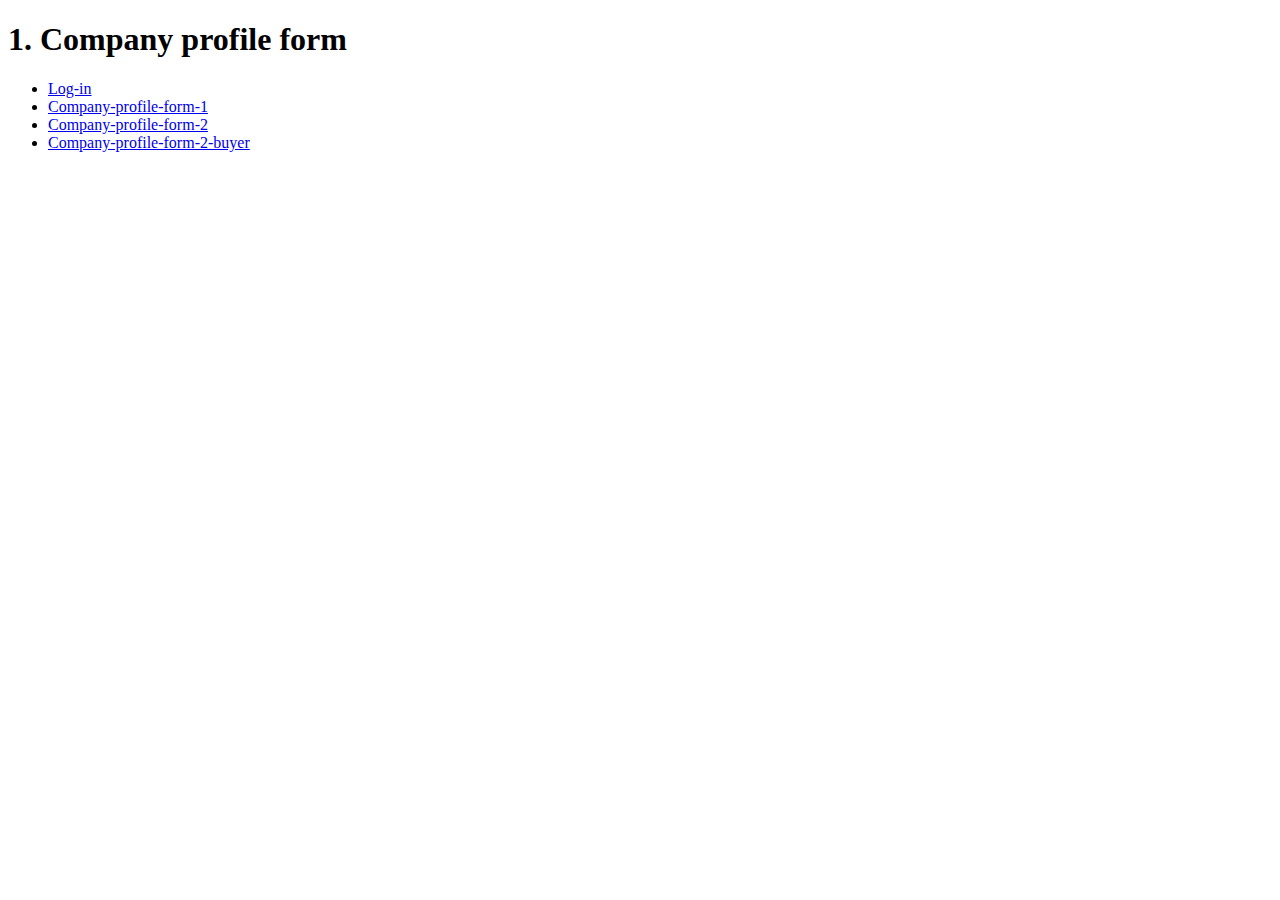
<file: index.html>
<!DOCTYPE html>
<html>
<head>
	<title>Navigation</title>
</head>
<body>
	<h1>1. Company profile form</h1>
<ul>
	<li><a href="1-company-profile-form/log-in.html">Log-in</a></li>
	<li><a href="1-company-profile-form/company-profile-form-1.html">Company-profile-form-1</a></li>
	<li><a href="1-company-profile-form/company-profile-form-2.html">Company-profile-form-2</a></li>
	<li><a href="1-company-profile-form/company-profile-form-2-buyer.html">Company-profile-form-2-buyer</a></li>
</ul>
</body>
</html>
</file>
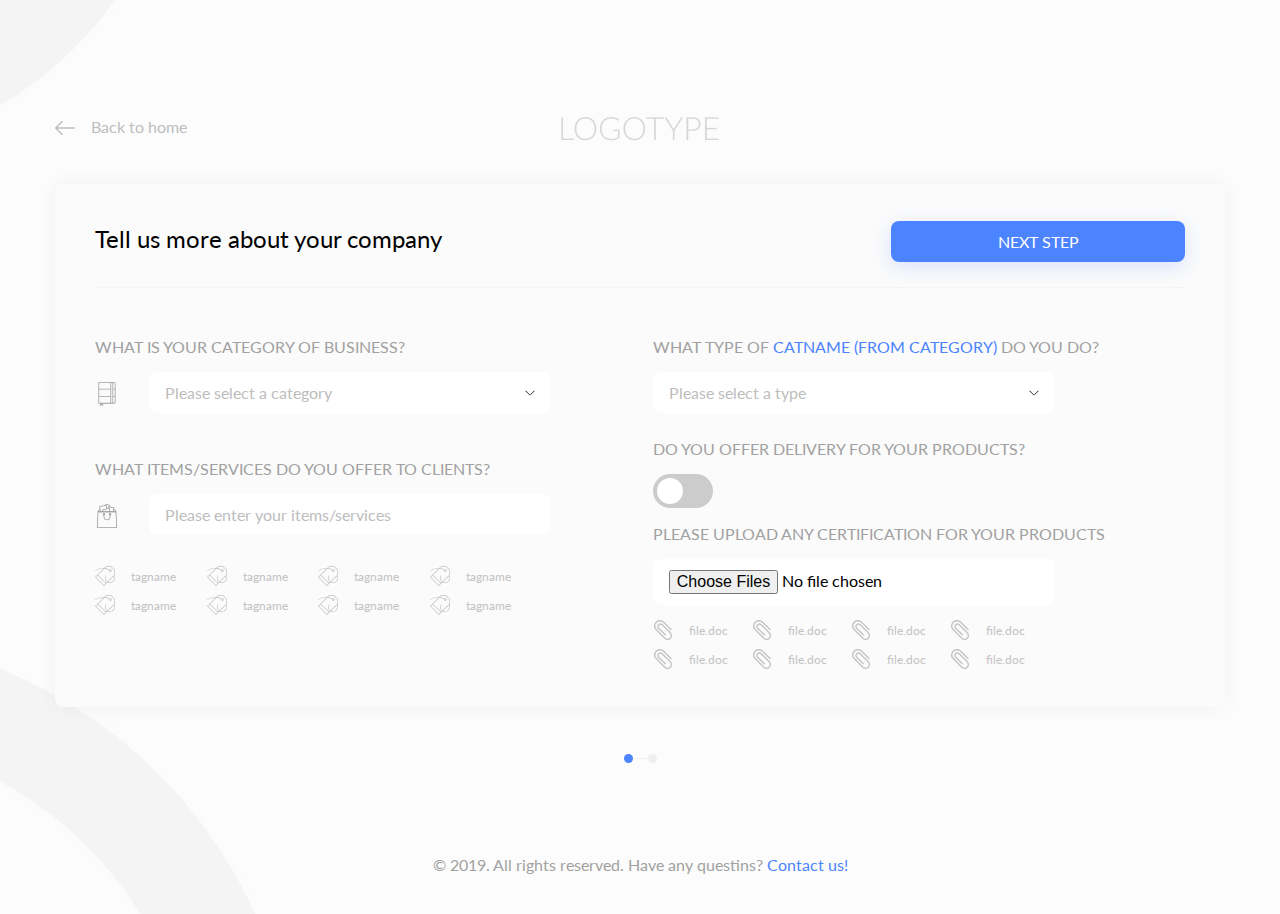
<file: 1-company-profile-form/company-profile-form-1.html>
<!DOCTYPE html>
<html>
<head>

	<meta charset="utf-8">
    <meta name="viewport" content="width=1920, initial-scale=1">

	<title>Procurement-Platform</title>

	<link href="https://fonts.googleapis.com/css?family=Lato:300,400,700&display=swap" rel="stylesheet">
	<link rel="stylesheet" type="text/css" href="../main.css">

</head>
<!--/head-->

<body class="login">
	<div class="container">
		<div class="headig">
			<div class="left"><a href="/index/">Back to home</a></div>
			<img src="../img/logo.png" alt="/">			
		</div>

		<div class="form">
			<div id="formCont"><h2>Tell us more about your company</h2></div>
			<div class="btn" id="formRow"><a href="#">Next step</a></div>
			<div id="formHr"><hr/></div>
			<!--/headline-->

			<div class="inputs" id="formOne">
			<h3>What is your category of business?</h3>
			<div class="dropdown">
  				<button onclick="myFunction()" class="dropbtn">Please select a category <img src="../img/down-arrow.svg" alt=""></button>
  				<div id="myDropdown" class="dropdown-content form-check">
					<div class="f-check">
						<label for="r4"><input type="checkbox" hidden id="r4" name="r4"><span></span><font>IT</font></label>
					</div>
					<div class="f-check">
						<label for="r5"><input type="checkbox" hidden id="r5" name="r5"><span></span><font>Construction</font></label>
					</div>
					<div class="f-check">
						<label for="r6"><input type="checkbox" hidden id="r6" name="r6"><span></span><font>Financial smth else</font></label>
					</div>
					<div class="f-check">
						<label for="r7"><input type="checkbox" hidden id="r7" name="r7"><span></span><font>Or just another cat</font></label>
					</div>
					<div class="f-check">
						<label for="r8"><input type="checkbox" hidden id="r8" name="r8"><span></span><font>Financial services and products</font></label>
					</div>
					<div class="f-check">
						<label for="r9"><input type="checkbox" hidden id="r9" name="r9"><span></span><font>Products</font></label>
					</div>
					<div class="f-check">
						<label for="r10"><input type="checkbox" hidden id="r10" name="r10"><span></span><font>Maybe another category</font></label>
					</div>
					<div class="f-check" style="margin-bottom: 0px;">
						<label for="r11"><input type="checkbox" hidden id="r11" name="r11"><span></span><font>Services and products</font></label>
					</div>
  				</div>
			</div>
			<label class="icon category" for="category">
			<svg width="24" height="24" viewBox="0 0 24 24" fill="none" xmlns="http://www.w3.org/2000/svg">
			<path d="M19.0174 0H18.214H15.4076H3.38037V6.81825V14.8364V21.6475H4.98401V24L6.58764 22.9312L8.19128 24V21.6475H15.4076H18.214H19.0174C19.9006 21.6475 20.6194 20.9286 20.6194 20.0454V14.8364V6.81825V1.60203C20.6194 0.718829 19.9006 0 19.0174 0ZM4.18219 0.801817H15.4076V6.81825H4.18219V0.801817ZM15.4076 14.0346H4.18219V7.62007H15.4076V14.0346ZM7.38946 22.5022L6.58764 21.9674L5.78582 22.5022V21.6475H7.38946V22.5022ZM8.19128 20.8456H4.98401H4.18219V14.8364H15.4076V20.8456H8.19128ZM16.2094 20.8456V14.8364V6.81825V0.801817H17.4122V6.81825V14.8364V20.8456H16.2094ZM18.214 7.62007H19.8176V14.0346H18.214V7.62007ZM19.8176 20.0454C19.8176 20.4868 19.4584 20.8456 19.0174 20.8456H18.214V14.8364H19.8176V20.0454ZM18.214 6.81825V0.801817H19.0174C19.4588 0.801817 19.8176 1.16103 19.8176 1.60203V6.81825H18.214Z" fill="#A1A1A1"/>
			</svg>
			</label>
			<br>
			<h3>What items/services do you offer to clients?</h3>
			<input type="text" size="40" placeholder="Please enter your items/services" id="category">
			<label class="icon category" for="category">
			<svg width="24" height="24" viewBox="0 0 24 24" fill="none" xmlns="http://www.w3.org/2000/svg">
			<g clip-path="url(#clip0)">
			<path d="M15.4224 2.96563C15.1812 1.27504 13.7096 0 11.9996 0C10.8999 0 9.85545 0.53068 9.20607 1.42007C9.07343 1.60145 9.11311 1.85589 9.29449 1.98853C9.47528 2.12069 9.73031 2.08149 9.86271 1.89986C10.3598 1.21974 11.1585 0.813598 11.9995 0.813598C13.3073 0.813598 14.4324 1.7882 14.6169 3.0804C14.646 3.28335 14.8201 3.42981 15.0192 3.42981C15.0382 3.42981 15.0577 3.42838 15.0772 3.42576C15.2995 3.39394 15.4541 3.18789 15.4224 2.96563Z" fill="#A1A1A1"/>
			<path d="M21.2977 7.51937L20.0773 5.48543C20.0039 5.3628 19.8715 5.28796 19.7285 5.28796H18.5591C18.3345 5.28796 18.1523 5.47018 18.1523 5.6947C18.1523 5.91923 18.3345 6.10144 18.5591 6.10144H19.4983L20.2305 7.32178H3.76892L4.50112 6.10144H4.93193C5.15645 6.10144 5.33867 5.91923 5.33867 5.6947C5.33867 5.47018 5.15645 5.28796 4.93193 5.28796H4.27088C4.12787 5.28796 3.99547 5.3628 3.92205 5.48543L2.70172 7.51937C2.62628 7.64522 2.62449 7.80169 2.69659 7.92921C2.76869 8.05672 2.90384 8.13561 3.05054 8.13561H20.9489C21.0956 8.13561 21.2306 8.05672 21.3028 7.92921C21.375 7.80169 21.3731 7.64498 21.2977 7.51937Z" fill="#A1A1A1"/>
			<path d="M19.2701 3.7686C19.2132 3.67672 19.1222 3.61153 19.0171 3.58698L13.4719 2.29002C13.3669 2.26535 13.2563 2.2837 13.1645 2.34043C13.073 2.39739 13.0077 2.48832 12.9831 2.59343L12.5649 4.38104C12.5137 4.59972 12.6496 4.81852 12.8684 4.86953C13.087 4.92077 13.3061 4.78492 13.3571 4.56611L13.6827 3.17476L18.4357 4.28653L17.6888 7.47979C17.6376 7.69847 17.7734 7.91727 17.9922 7.96828C18.0236 7.97555 18.0547 7.97901 18.0854 7.97901C18.2701 7.97901 18.4373 7.85244 18.4808 7.66498L19.3204 4.07571C19.3452 3.97072 19.3271 3.86013 19.2701 3.7686Z" fill="#A1A1A1"/>
			<path d="M12.2149 4.73025L11.8443 1.59539C11.8317 1.48826 11.777 1.39041 11.6921 1.32368C11.6072 1.25694 11.5001 1.22643 11.3925 1.23906L4.58889 2.04325C4.36591 2.0697 4.20646 2.27182 4.2328 2.49503L4.85071 7.72353C4.87526 7.93054 5.0508 8.08272 5.25423 8.08272C5.27008 8.08272 5.28641 8.08165 5.30261 8.07986C5.52547 8.05341 5.68492 7.85129 5.65871 7.62808L5.08846 2.80322L11.0842 2.09461L11.4069 4.82547C11.4334 5.04856 11.6345 5.20707 11.8587 5.1818C12.0817 5.15558 12.2411 4.95335 12.2149 4.73025Z" fill="#A1A1A1"/>
			<path d="M15.4318 7.57421L14.6244 4.21662C14.5992 4.11187 14.5333 4.02118 14.4414 3.96481C14.3495 3.90892 14.2393 3.8914 14.1338 3.91642L7.58082 5.49237C7.36237 5.54481 7.22794 5.76456 7.28038 5.98301L7.6839 7.66121C7.73634 7.87989 7.95609 8.01444 8.17442 7.96165C8.39286 7.90921 8.52729 7.68945 8.47486 7.47101L8.16632 6.18823L13.9284 4.80272L14.6406 7.76465C14.6853 7.95116 14.8522 8.07629 15.0358 8.07629C15.0674 8.07629 15.0993 8.0726 15.1314 8.06485C15.3499 8.01229 15.4843 7.79266 15.4318 7.57421Z" fill="#A1A1A1"/>
			<path d="M21.3556 7.70803C21.3444 7.49185 21.1659 7.32214 20.9492 7.32214H3.05093C2.83427 7.32214 2.65575 7.49173 2.64455 7.70803L1.83095 23.5724C1.82523 23.6837 1.86551 23.7926 1.94226 23.8734C2.01912 23.9541 2.12567 24 2.23721 24H21.7626C21.874 24 21.9807 23.9542 22.0579 23.8734C22.1345 23.7926 22.1748 23.6838 22.1692 23.5724L21.3556 7.70803ZM2.66528 23.1864L3.43717 8.13562H20.5625L21.3344 23.1864H2.66528Z" fill="#A1A1A1"/>
			<path d="M15.0509 8.9491C14.3779 8.9491 13.8305 9.49646 13.8305 10.1694C13.8305 10.8424 14.3779 11.3898 15.0509 11.3898C15.7238 11.3898 16.2712 10.8424 16.2712 10.1694C16.2712 9.49646 15.7238 8.9491 15.0509 8.9491ZM15.0509 10.5763C14.8265 10.5763 14.6441 10.3938 14.6441 10.1696C14.6441 9.94527 14.8266 9.76281 15.0509 9.76281C15.2752 9.76281 15.4576 9.94527 15.4576 10.1696C15.4576 10.3938 15.2752 10.5763 15.0509 10.5763Z" fill="#A1A1A1"/>
			<path d="M8.94894 8.9491C8.27597 8.9491 7.72861 9.49646 7.72861 10.1694C7.72861 10.8424 8.27597 11.3898 8.94894 11.3898C9.62192 11.3898 10.1693 10.8424 10.1693 10.1694C10.1693 9.49646 9.62192 8.9491 8.94894 8.9491ZM8.94894 10.5763C8.72466 10.5763 8.54221 10.3938 8.54221 10.1696C8.54221 9.94527 8.72466 9.76281 8.94894 9.76281C9.17323 9.76281 9.35568 9.94527 9.35568 10.1696C9.35568 10.3938 9.17323 10.5763 8.94894 10.5763Z" fill="#A1A1A1"/>
			<path d="M15.0505 10.1694H15.0191C14.7946 10.1694 14.6124 10.3516 14.6124 10.5762C14.6124 10.6317 14.6234 10.6847 14.6437 10.733V12.8134C14.6437 14.2713 13.4576 15.4575 11.9996 15.4575C10.5417 15.4575 9.35553 14.2714 9.35553 12.8134V10.5763C9.35553 10.3518 9.17332 10.1696 8.94879 10.1696C8.72427 10.1696 8.54205 10.3518 8.54205 10.5763V12.8135C8.54205 14.7201 10.0931 16.2711 11.9996 16.2711C13.9062 16.2711 15.4572 14.7201 15.4572 12.8135V10.5763C15.4572 10.3518 15.275 10.1694 15.0505 10.1694Z" fill="#A1A1A1"/>
			</g>
			<defs>
			<clipPath id="clip0">
			<rect width="24" height="24" fill="white"/>
			</clipPath>
			</defs>
			</svg>
			</label>
			<br>
				<div class="tags">
					<a href="#">tagname</a>
					<a href="#">tagname</a>
					<a href="#">tagname</a>
					<a href="#">tagname</a>
					<div class="clearfix"></div>
					<a href="#">tagname</a>
					<a href="#">tagname</a>
					<a href="#">tagname</a>
					<a href="#">tagname</a>
				</div>
			</div>
			<!--/#formOne-->


			<div class="inputs" id="formTwo">
			<h3>What type of <b>catname (from category)</b> do you do?</h3>
			<div class="dropdown">
  				<button class="dropbtn">Please select a type <img src="../img/down-arrow.svg" alt=""></button>
			</div>

			<h3 style="margin-top: -4px;">Do you offer delivery for your products?</h3>	
			<label class="switch">
  				<input type="checkbox">
  				<span class="slider round"></span>
			</label>
				<h3>Please upload any certification for your products</h3>
  				<form enctype="multipart/form-data" method="post">
 					<input type="file" multiple name="f">
  				</form> 
				<div class="loads">
					<a href="#">file.doc</a>
					<a href="#">file.doc</a>
					<a href="#">file.doc</a>
					<a href="#">file.doc</a>
					<div class="clearfix"></div>
					<a href="#">file.doc</a>
					<a href="#">file.doc</a>
					<a href="#">file.doc</a>
					<a href="#">file.doc</a>
				</div>
			</div>
			<!--/#formTwo-->

		</div>
		<!--/form-->

		<div class="steps">
			<svg width="33" height="9" viewBox="0 0 33 9" fill="none" xmlns="http://www.w3.org/2000/svg">
			<rect width="9" height="9" rx="4.5" fill="#4C83FF"/>
			<rect x="24" width="9" height="9" rx="4.5" fill="#F0F0F0"/>
			<rect x="9" y="4" width="15" height="1" fill="#F0F0F0"/>
			</svg>
		</div>
		<!--/steps-->

	</div>
	<!--/container-->

	<script src="../dropdown.js" type="text/javascript"></script>

</body>
<!--/body-->

<div class="copywrite">© 2019. All rights reserved. Have any questins? <a href="#">Contact us!</a></div>
<!--/copywrite-->



































</html>
</file>
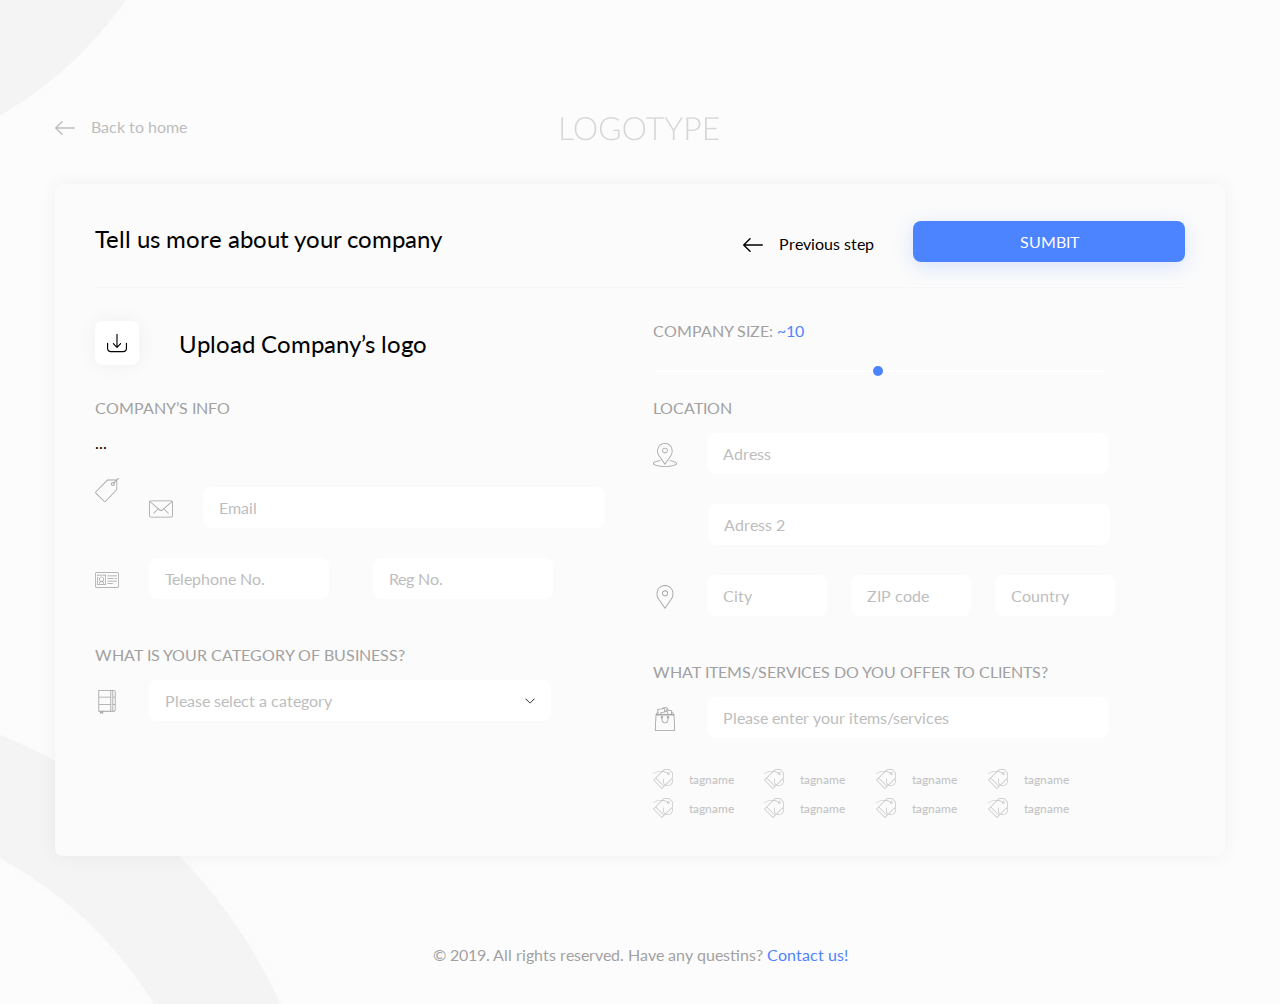
<file: 1-company-profile-form/company-profile-form-2-buyer-preview.html>
<!DOCTYPE html>
<html>
<head>

	<meta charset="utf-8">
    <meta name="viewport" content="width=1920, initial-scale=1">

	<title>Procurement-Platform</title>

	<link href="https://fonts.googleapis.com/css?family=Lato:300,400,700&display=swap" rel="stylesheet">
	<link rel="stylesheet" type="text/css" href="../main.css">

</head>
<!--/head-->

<body class="login">
	<div class="container">
		<div class="headig">
			<div class="left"><a href="/index/">Back to home</a></div>
			<img src="../img/logo.png" alt="/">			
		</div>

		<div class="form">
			<div id="formCont"><h2>Tell us more about your company</h2></div>
			<div id="formRow">
				<div class="left prev-step"><a href="#">Previous step</a></div>
				<div class="btn"><a href="#">Sumbit</a></div>
			</div>
			<div id="formHr"><hr/></div>
			<!--/headline-->

			<div class="inputs" id="formOne">
			<img src="../img/avatar.svg" alt="avatar" class="ava">
			<h4>Upload Company’s logo</h4>


			<h3>Company’s info</h3>
			<p>...</p>
			<label class="icon category" for="category">
			<svg width="24" height="24" viewBox="0 0 24 24" fill="none" xmlns="http://www.w3.org/2000/svg">
			<g clip-path="url(#clip0)">
			<path d="M23.6832 0.117182C23.5268 -0.0392234 23.274 -0.0392234 23.1175 0.117182L21.6347 1.60003H12.3212L0.612799 13.4048C0.34639 13.6712 0.199585 14.026 0.199585 14.4029C0.199585 14.7797 0.34639 15.1345 0.612799 15.4009L8.79947 23.5876C9.07428 23.8624 9.43469 24 9.7959 24C10.1587 24 10.5215 23.8612 10.7995 23.5836L22.2003 11.8748V2.16565L23.6832 0.682801C23.8396 0.526395 23.8396 0.273587 23.6832 0.117182ZM21.4003 11.55L10.2299 23.0219C9.99151 23.2604 9.6035 23.2604 9.36509 23.0219L1.17842 14.8353C0.94001 14.5969 0.94001 14.2089 1.17962 13.9692L12.6548 2.40006H20.8347L18.9014 4.33332C18.585 4.12372 18.207 4.00011 17.8002 4.00011C16.6973 4.00011 15.8001 4.89734 15.8001 6.00018C15.8001 7.10301 16.6973 8.00024 17.8002 8.00024C18.903 8.00024 19.8002 7.10301 19.8002 6.00018C19.8002 5.59336 19.6766 5.21535 19.467 4.89894L21.4003 2.96568V11.55ZM19.0002 6.00018C19.0002 6.6618 18.4618 7.20022 17.8002 7.20022C17.1385 7.20022 16.6001 6.6618 16.6001 6.00018C16.6001 5.33856 17.1385 4.80014 17.8002 4.80014C17.985 4.80014 18.1578 4.84574 18.3142 4.92054L17.5174 5.71737C17.361 5.87377 17.361 6.12658 17.5174 6.28299C17.5954 6.36099 17.6978 6.40019 17.8002 6.40019C17.9026 6.40019 18.005 6.36099 18.083 6.28299L18.8798 5.48616C18.955 5.64257 19.0002 5.81537 19.0002 6.00018Z" fill="#A1A1A1"/>
			</g>
			<defs>
			<clipPath id="clip0">
			<rect width="24" height="24" fill="white"/>
			</clipPath>
			</defs>
			</svg>

			</label>
			<br>
			<input type="text" size="40" placeholder="Email" id="category">
			<label class="icon category" for="category">
			<svg width="24" height="24" viewBox="0 0 24 24" fill="none" xmlns="http://www.w3.org/2000/svg">
			<path d="M19.4317 16.6465C19.3365 16.6465 19.2413 16.6117 19.167 16.5413L14.714 12.3638C14.5585 12.2183 14.5507 11.973 14.697 11.8174C14.8433 11.6603 15.087 11.6534 15.2441 11.8004L19.6971 15.9779C19.8527 16.1234 19.8604 16.3687 19.7141 16.5243C19.6375 16.6055 19.5354 16.6465 19.4317 16.6465Z" fill="#A1A1A1"/>
			<path d="M4.56751 16.6468C4.46458 16.6468 4.36165 16.6057 4.28504 16.5245C4.13877 16.3689 4.14651 16.1236 4.30206 15.9781L8.75659 11.8006C8.91292 11.6551 9.15825 11.6613 9.30374 11.8177C9.45 11.9732 9.44226 12.2185 9.28671 12.364L4.83218 16.5415C4.75788 16.6119 4.6627 16.6468 4.56751 16.6468Z" fill="#A1A1A1"/>
			<path d="M22.0653 20.5307H1.93474C0.868309 20.5307 0 19.6631 0 18.5959V5.40336C0 4.33616 0.868309 3.46863 1.93474 3.46863H22.0653C23.1317 3.46863 24 4.33616 24 5.40336V18.5959C24 19.6631 23.1317 20.5307 22.0653 20.5307ZM1.93474 4.24252C1.29472 4.24252 0.773894 4.76335 0.773894 5.40336V18.5959C0.773894 19.2359 1.29472 19.7568 1.93474 19.7568H22.0653C22.7053 19.7568 23.2261 19.2359 23.2261 18.5959V5.40336C23.2261 4.76335 22.7053 4.24252 22.0653 4.24252H1.93474Z" fill="#A1A1A1"/>
			<path d="M12 13.944C11.4854 13.944 10.9708 13.773 10.5792 13.4317L0.642374 4.7633C0.481404 4.62323 0.464378 4.37867 0.604453 4.21693C0.746075 4.05596 0.989852 4.04126 1.15082 4.17978L11.0876 12.8474C11.5821 13.2785 12.4179 13.2785 12.9117 12.8474L22.8361 4.19371C22.9963 4.05364 23.2401 4.06912 23.3825 4.23086C23.5226 4.3926 23.5063 4.63638 23.3453 4.77723L13.4209 13.4309C13.0285 13.773 12.5147 13.944 12 13.944Z" fill="#A1A1A1"/>
			</svg>

			</label>
			<br>
			<input type="text" size="40" placeholder="Telephone No." id="category" style="width: 148px; margin-right: 40px;"> <input type="text" size="40" placeholder="Reg No." id="category" style="width: 148px;">
			<label class="icon category" for="category">
			<svg width="24" height="24" viewBox="0 0 24 24" fill="none" xmlns="http://www.w3.org/2000/svg">
			<g clip-path="url(#clip0)">
			<path d="M21.9256 3.9375H2.07422C0.930542 3.9375 0 4.86804 0 6.0119V17.974C0 19.1179 0.930542 20.0484 2.07422 20.0484H21.9256C23.0695 20.0484 24 19.1179 24 17.974V6.0119C24 4.86804 23.0695 3.9375 21.9256 3.9375V3.9375ZM23.2872 17.974C23.2872 18.7247 22.6763 19.3356 21.9256 19.3356H2.07422C1.32367 19.3356 0.71283 18.7247 0.71283 17.974V6.0119C0.71283 5.26117 1.32367 4.65033 2.07422 4.65033H21.9256C22.6763 4.65033 23.2872 5.26117 23.2872 6.0119V17.974Z" fill="#A1A1A1"/>
			<path d="M10.6694 6.78906H2.40015C2.20331 6.78906 2.04364 6.94855 2.04364 7.14557V8.00085C2.04364 8.19769 2.20331 8.35718 2.40015 8.35718C2.59698 8.35718 2.75665 8.19769 2.75665 8.00085V7.50189H10.313V16.199H2.75665V9.4267C2.75665 9.22986 2.59698 9.07019 2.40015 9.07019C2.20331 9.07019 2.04364 9.22986 2.04364 9.4267V16.5554C2.04364 16.7522 2.20331 16.9119 2.40015 16.9119H10.6694C10.8662 16.9119 11.0259 16.7522 11.0259 16.5554V7.14557C11.0259 6.94855 10.8662 6.78906 10.6694 6.78906Z" fill="#A1A1A1"/>
			<path d="M21.6953 7.61548H12.7606C12.5638 7.61548 12.4041 7.77515 12.4041 7.97198C12.4041 8.16882 12.5638 8.32831 12.7606 8.32831H21.6953C21.8921 8.32831 22.0516 8.16882 22.0516 7.97198C22.0516 7.77515 21.8921 7.61548 21.6953 7.61548Z" fill="#A1A1A1"/>
			<path d="M21.6952 10.2012H19.6992C19.5023 10.2012 19.3429 10.3607 19.3429 10.5575C19.3429 10.7543 19.5023 10.914 19.6992 10.914H21.6952C21.8921 10.914 22.0515 10.7543 22.0515 10.5575C22.0515 10.3607 21.8921 10.2012 21.6952 10.2012Z" fill="#A1A1A1"/>
			<path d="M12.7606 10.914H18.2734C18.4702 10.914 18.6299 10.7543 18.6299 10.5575C18.6299 10.3607 18.4702 10.2012 18.2734 10.2012H12.7606C12.5638 10.2012 12.4041 10.3607 12.4041 10.5575C12.4041 10.7543 12.5638 10.914 12.7606 10.914Z" fill="#A1A1A1"/>
			<path d="M21.6953 12.7869H12.7606C12.5638 12.7869 12.4041 12.9464 12.4041 13.1432C12.4041 13.34 12.5638 13.4997 12.7606 13.4997H21.6953C21.8921 13.4997 22.0516 13.34 22.0516 13.1432C22.0516 12.9464 21.8921 12.7869 21.6953 12.7869Z" fill="#A1A1A1"/>
			<path d="M17.6082 15.3724H12.7606C12.5638 15.3724 12.4041 15.5319 12.4041 15.7288C12.4041 15.9256 12.5638 16.0853 12.7606 16.0853H17.6082C17.805 16.0853 17.9645 15.9256 17.9645 15.7288C17.9645 15.5319 17.805 15.3724 17.6082 15.3724Z" fill="#A1A1A1"/>
			<path d="M4.03967 15.4147C4.03967 15.6115 4.19934 15.771 4.39618 15.771C4.59302 15.771 4.75269 15.6115 4.75269 15.4147C4.75269 14.4319 5.55212 13.6325 6.53485 13.6325C7.51758 13.6325 8.31702 14.4319 8.31702 15.4147C8.31702 15.6115 8.4765 15.771 8.67334 15.771C8.87018 15.771 9.02985 15.6115 9.02985 15.4147C9.02985 14.5079 8.5437 13.7129 7.81842 13.276C8.5437 12.8391 9.02985 12.0441 9.02985 11.1373C9.02985 9.76166 7.91052 8.64233 6.53485 8.64233C5.159 8.64233 4.03967 9.76166 4.03967 11.1373C4.03967 12.0441 4.526 12.8391 5.25128 13.276C4.526 13.7129 4.03967 14.5079 4.03967 15.4147ZM4.75269 11.1373C4.75269 10.1546 5.55212 9.35516 6.53485 9.35516C7.51758 9.35516 8.31702 10.1546 8.31702 11.1373C8.31702 12.1201 7.51758 12.9195 6.53485 12.9195C5.55212 12.9195 4.75269 12.1201 4.75269 11.1373Z" fill="#A1A1A1"/>
			</g>
			<defs>
			<clipPath id="clip0">
				<rect width="24" height="24" fill="white"/>
			</clipPath>
			</defs>
			</svg>
			</label>

			<h3>What is your category of business?</h3>
			<div class="dropdown">
  				<button onclick="myFunction()" class="dropbtn">Please select a category <img src="../img/down-arrow.svg" alt=""></button>
  				<div id="myDropdown" class="dropdown-content form-check">
					<div class="f-check">
						<label for="r4"><input type="checkbox" hidden id="r4" name="r4"><span></span><font>IT</font></label>
					</div>
					<div class="f-check">
						<label for="r5"><input type="checkbox" hidden id="r5" name="r5"><span></span><font>Construction</font></label>
					</div>
					<div class="f-check" style="margin-bottom: 0px;">
						<label for="r6"><input type="checkbox" hidden id="r6" name="r6"><span></span><font>Financial services and products</font></label>
					</div>
  				</div>
			</div>
			<label class="icon category" for="category">
			<svg width="24" height="24" viewBox="0 0 24 24" fill="none" xmlns="http://www.w3.org/2000/svg">
			<path d="M19.0174 0H18.214H15.4076H3.38037V6.81825V14.8364V21.6475H4.98401V24L6.58764 22.9312L8.19128 24V21.6475H15.4076H18.214H19.0174C19.9006 21.6475 20.6194 20.9286 20.6194 20.0454V14.8364V6.81825V1.60203C20.6194 0.718829 19.9006 0 19.0174 0ZM4.18219 0.801817H15.4076V6.81825H4.18219V0.801817ZM15.4076 14.0346H4.18219V7.62007H15.4076V14.0346ZM7.38946 22.5022L6.58764 21.9674L5.78582 22.5022V21.6475H7.38946V22.5022ZM8.19128 20.8456H4.98401H4.18219V14.8364H15.4076V20.8456H8.19128ZM16.2094 20.8456V14.8364V6.81825V0.801817H17.4122V6.81825V14.8364V20.8456H16.2094ZM18.214 7.62007H19.8176V14.0346H18.214V7.62007ZM19.8176 20.0454C19.8176 20.4868 19.4584 20.8456 19.0174 20.8456H18.214V14.8364H19.8176V20.0454ZM18.214 6.81825V0.801817H19.0174C19.4588 0.801817 19.8176 1.16103 19.8176 1.60203V6.81825H18.214Z" fill="#A1A1A1"/>
			</svg>
			</label>

			</div>
			<!--/#formOne-->


			<div class="inputs" id="formTwo">
			<h3 style="margin-top: 0;">Company size: <b>~10</b></h3>
			<div class="slidecontainer">
  				<input type="range" min="1" max="100" value="50" class="slider" id="myRange" style="margin-bottom: 10px;">
			</div>

			<h3>Location</h3>	
			<input type="text" size="40" placeholder="Adress" id="category">
			<label class="icon category" for="category">
			<svg width="24" height="24" viewBox="0 0 24 24" fill="none" xmlns="http://www.w3.org/2000/svg">
			<path d="M12 10.4C13.544 10.4 14.8 9.14365 14.8 7.60005C14.8 6.05645 13.544 4.80005 12 4.80005C10.456 4.80005 9.20001 6.05645 9.20001 7.60005C9.20001 9.14365 10.456 10.4 12 10.4ZM12 5.60005C13.1028 5.60005 14 6.49725 14 7.60005C14 8.70285 13.1028 9.60005 12 9.60005C10.8972 9.60005 10 8.70285 10 7.60005C10 6.49725 10.8972 5.60005 12 5.60005Z" fill="#A1A1A1"/>
			<path d="M11.9292 21.9028L18.0656 13.04C20.3672 9.9716 20.0344 4.928 17.3532 2.2472C15.9044 0.798 13.978 0 11.9292 0C9.88038 0 7.95398 0.798 6.50518 2.2468C3.82398 4.9276 3.49118 9.9712 5.78358 13.0276L11.9292 21.9028ZM7.07078 2.8124C8.36878 1.5148 10.094 0.8 11.9292 0.8C13.7644 0.8 15.4896 1.5148 16.7876 2.8124C19.2076 5.232 19.5056 9.7872 17.4168 12.572L11.9292 20.4972L6.43278 12.56C4.35278 9.7872 4.65118 5.232 7.07078 2.8124Z" fill="#A1A1A1"/>
			<path d="M16.8468 17.2028C16.6268 17.176 16.4284 17.3336 16.4028 17.5532C16.3772 17.7728 16.534 17.9716 16.7532 17.9972C20.9596 18.4924 23.2 19.8268 23.2 20.6C23.2 21.6856 18.9392 23.2 12 23.2C5.0608 23.2 0.8 21.6856 0.8 20.6C0.8 19.8268 3.0404 18.4924 7.2468 17.9972C7.466 17.9716 7.6228 17.7724 7.5972 17.5532C7.5712 17.3336 7.3728 17.1752 7.1532 17.2028C2.9416 17.6988 0 19.0956 0 20.6C0 22.2896 4.122 24 12 24C19.878 24 24 22.2896 24 20.6C24 19.0956 21.0584 17.6988 16.8468 17.2028Z" fill="#A1A1A1"/>
			</svg>

			</label>
			<br>
			<input type="text" size="40" placeholder="Adress 2" id="category" style="margin-left: 25px;">
			<label class="icon category" for="category">
			</label>
			<br>
			<input type="text" size="40" placeholder="City" id="category" style="width: 88px; margin-right: 20px;"> <input type="text" size="40" placeholder="ZIP code" id="category" style="width: 88px; margin-right: 20px;"> <input type="text" size="40" placeholder="Country" id="category" style="width: 88px;">
			<label class="icon category" for="category">
			<svg width="24" height="24" viewBox="0 0 24 24" fill="none" xmlns="http://www.w3.org/2000/svg">
			<path d="M12.0782 5.25964C10.3868 5.25964 9.01007 6.63634 9.01007 8.32774C9.01007 10.0191 10.3868 11.3958 12.0782 11.3958C13.7696 11.3958 15.1463 10.0191 15.1463 8.32774C15.1463 6.63634 13.7696 5.25964 12.0782 5.25964ZM12.0782 10.5192C10.8698 10.5192 9.88667 9.53614 9.88667 8.32774C9.88667 7.11935 10.8698 6.13624 12.0782 6.13624C13.2866 6.13624 14.2697 7.11935 14.2697 8.32774C14.2697 9.53614 13.2866 10.5192 12.0782 10.5192Z" fill="#A1A1A1"/>
			<path d="M17.944 2.46193C16.3565 0.874409 14.2456 0 12.0006 0C9.75522 0 7.6448 0.874409 6.05728 2.46193C3.11936 5.39942 2.75425 10.9264 5.26659 14.275L12.0006 24L18.7246 14.2886C21.247 10.9264 20.8819 5.39942 17.944 2.46193ZM18.0137 13.7762L12.0006 22.4598L5.97795 13.7626C3.69923 10.7243 4.02576 5.73297 6.67748 3.08169C8.09932 1.65984 9.98971 0.8766 12.0006 0.8766C14.0116 0.8766 15.9019 1.65984 17.3242 3.08169C19.9759 5.73297 20.3025 10.7243 18.0137 13.7762Z" fill="#A1A1A1"/>
			</svg>

			</label>

			<h3>What items/services do you offer to clients?</h3>
			<input type="text" size="40" placeholder="Please enter your items/services" id="category">
			<label class="icon category" for="category">
			<svg width="24" height="24" viewBox="0 0 24 24" fill="none" xmlns="http://www.w3.org/2000/svg">
			<g clip-path="url(#clip0)">
			<path d="M15.4224 2.96563C15.1812 1.27504 13.7096 0 11.9996 0C10.8999 0 9.85545 0.53068 9.20607 1.42007C9.07343 1.60145 9.11311 1.85589 9.29449 1.98853C9.47528 2.12069 9.73031 2.08149 9.86271 1.89986C10.3598 1.21974 11.1585 0.813598 11.9995 0.813598C13.3073 0.813598 14.4324 1.7882 14.6169 3.0804C14.646 3.28335 14.8201 3.42981 15.0192 3.42981C15.0382 3.42981 15.0577 3.42838 15.0772 3.42576C15.2995 3.39394 15.4541 3.18789 15.4224 2.96563Z" fill="#A1A1A1"/>
			<path d="M21.2977 7.51937L20.0773 5.48543C20.0039 5.3628 19.8715 5.28796 19.7285 5.28796H18.5591C18.3345 5.28796 18.1523 5.47018 18.1523 5.6947C18.1523 5.91923 18.3345 6.10144 18.5591 6.10144H19.4983L20.2305 7.32178H3.76892L4.50112 6.10144H4.93193C5.15645 6.10144 5.33867 5.91923 5.33867 5.6947C5.33867 5.47018 5.15645 5.28796 4.93193 5.28796H4.27088C4.12787 5.28796 3.99547 5.3628 3.92205 5.48543L2.70172 7.51937C2.62628 7.64522 2.62449 7.80169 2.69659 7.92921C2.76869 8.05672 2.90384 8.13561 3.05054 8.13561H20.9489C21.0956 8.13561 21.2306 8.05672 21.3028 7.92921C21.375 7.80169 21.3731 7.64498 21.2977 7.51937Z" fill="#A1A1A1"/>
			<path d="M19.2701 3.7686C19.2132 3.67672 19.1222 3.61153 19.0171 3.58698L13.4719 2.29002C13.3669 2.26535 13.2563 2.2837 13.1645 2.34043C13.073 2.39739 13.0077 2.48832 12.9831 2.59343L12.5649 4.38104C12.5137 4.59972 12.6496 4.81852 12.8684 4.86953C13.087 4.92077 13.3061 4.78492 13.3571 4.56611L13.6827 3.17476L18.4357 4.28653L17.6888 7.47979C17.6376 7.69847 17.7734 7.91727 17.9922 7.96828C18.0236 7.97555 18.0547 7.97901 18.0854 7.97901C18.2701 7.97901 18.4373 7.85244 18.4808 7.66498L19.3204 4.07571C19.3452 3.97072 19.3271 3.86013 19.2701 3.7686Z" fill="#A1A1A1"/>
			<path d="M12.2149 4.73025L11.8443 1.59539C11.8317 1.48826 11.777 1.39041 11.6921 1.32368C11.6072 1.25694 11.5001 1.22643 11.3925 1.23906L4.58889 2.04325C4.36591 2.0697 4.20646 2.27182 4.2328 2.49503L4.85071 7.72353C4.87526 7.93054 5.0508 8.08272 5.25423 8.08272C5.27008 8.08272 5.28641 8.08165 5.30261 8.07986C5.52547 8.05341 5.68492 7.85129 5.65871 7.62808L5.08846 2.80322L11.0842 2.09461L11.4069 4.82547C11.4334 5.04856 11.6345 5.20707 11.8587 5.1818C12.0817 5.15558 12.2411 4.95335 12.2149 4.73025Z" fill="#A1A1A1"/>
			<path d="M15.4318 7.57421L14.6244 4.21662C14.5992 4.11187 14.5333 4.02118 14.4414 3.96481C14.3495 3.90892 14.2393 3.8914 14.1338 3.91642L7.58082 5.49237C7.36237 5.54481 7.22794 5.76456 7.28038 5.98301L7.6839 7.66121C7.73634 7.87989 7.95609 8.01444 8.17442 7.96165C8.39286 7.90921 8.52729 7.68945 8.47486 7.47101L8.16632 6.18823L13.9284 4.80272L14.6406 7.76465C14.6853 7.95116 14.8522 8.07629 15.0358 8.07629C15.0674 8.07629 15.0993 8.0726 15.1314 8.06485C15.3499 8.01229 15.4843 7.79266 15.4318 7.57421Z" fill="#A1A1A1"/>
			<path d="M21.3556 7.70803C21.3444 7.49185 21.1659 7.32214 20.9492 7.32214H3.05093C2.83427 7.32214 2.65575 7.49173 2.64455 7.70803L1.83095 23.5724C1.82523 23.6837 1.86551 23.7926 1.94226 23.8734C2.01912 23.9541 2.12567 24 2.23721 24H21.7626C21.874 24 21.9807 23.9542 22.0579 23.8734C22.1345 23.7926 22.1748 23.6838 22.1692 23.5724L21.3556 7.70803ZM2.66528 23.1864L3.43717 8.13562H20.5625L21.3344 23.1864H2.66528Z" fill="#A1A1A1"/>
			<path d="M15.0509 8.9491C14.3779 8.9491 13.8305 9.49646 13.8305 10.1694C13.8305 10.8424 14.3779 11.3898 15.0509 11.3898C15.7238 11.3898 16.2712 10.8424 16.2712 10.1694C16.2712 9.49646 15.7238 8.9491 15.0509 8.9491ZM15.0509 10.5763C14.8265 10.5763 14.6441 10.3938 14.6441 10.1696C14.6441 9.94527 14.8266 9.76281 15.0509 9.76281C15.2752 9.76281 15.4576 9.94527 15.4576 10.1696C15.4576 10.3938 15.2752 10.5763 15.0509 10.5763Z" fill="#A1A1A1"/>
			<path d="M8.94894 8.9491C8.27597 8.9491 7.72861 9.49646 7.72861 10.1694C7.72861 10.8424 8.27597 11.3898 8.94894 11.3898C9.62192 11.3898 10.1693 10.8424 10.1693 10.1694C10.1693 9.49646 9.62192 8.9491 8.94894 8.9491ZM8.94894 10.5763C8.72466 10.5763 8.54221 10.3938 8.54221 10.1696C8.54221 9.94527 8.72466 9.76281 8.94894 9.76281C9.17323 9.76281 9.35568 9.94527 9.35568 10.1696C9.35568 10.3938 9.17323 10.5763 8.94894 10.5763Z" fill="#A1A1A1"/>
			<path d="M15.0505 10.1694H15.0191C14.7946 10.1694 14.6124 10.3516 14.6124 10.5762C14.6124 10.6317 14.6234 10.6847 14.6437 10.733V12.8134C14.6437 14.2713 13.4576 15.4575 11.9996 15.4575C10.5417 15.4575 9.35553 14.2714 9.35553 12.8134V10.5763C9.35553 10.3518 9.17332 10.1696 8.94879 10.1696C8.72427 10.1696 8.54205 10.3518 8.54205 10.5763V12.8135C8.54205 14.7201 10.0931 16.2711 11.9996 16.2711C13.9062 16.2711 15.4572 14.7201 15.4572 12.8135V10.5763C15.4572 10.3518 15.275 10.1694 15.0505 10.1694Z" fill="#A1A1A1"/>
			</g>
			<defs>
			<clipPath id="clip0">
			<rect width="24" height="24" fill="white"/>
			</clipPath>
			</defs>
			</svg>
			</label>
			<br>
				<div class="tags">
					<a href="#">tagname</a>
					<a href="#">tagname</a>
					<a href="#">tagname</a>
					<a href="#">tagname</a>
					<div class="clearfix"></div>
					<a href="#">tagname</a>
					<a href="#">tagname</a>
					<a href="#">tagname</a>
					<a href="#">tagname</a>
				</div>

			</div>
			<!--/#formTwo-->

		</div>
		<!--/form-->

	</div>
	<!--/container-->

	<script src="../dropdown.js" type="text/javascript"></script>

</body>
<!--/body-->

<div class="copywrite">© 2019. All rights reserved. Have any questins? <a href="#">Contact us!</a></div>
<!--/copywrite-->

</html>
</file>
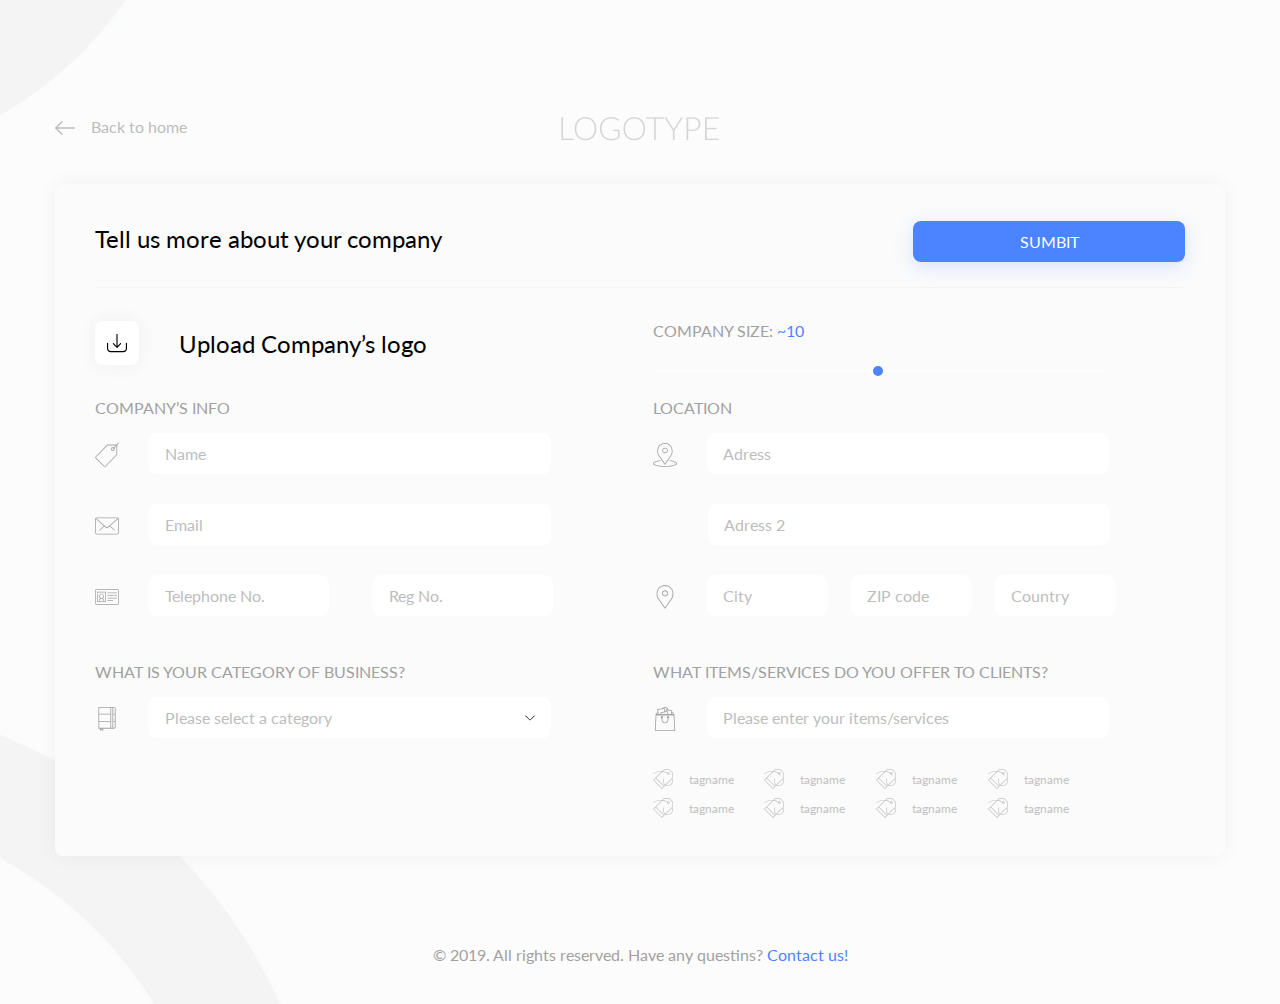
<file: 1-company-profile-form/company-profile-form-2-buyer.html>
<!DOCTYPE html>
<html>
<head>

	<meta charset="utf-8">
    <meta name="viewport" content="width=1920, initial-scale=1">

	<title>Procurement-Platform</title>

	<link href="https://fonts.googleapis.com/css?family=Lato:300,400,700&display=swap" rel="stylesheet">
	<link rel="stylesheet" type="text/css" href="../main.css">

</head>
<!--/head-->

<body class="login">
	<div class="container">
		<div class="headig">
			<div class="left"><a href="/index/">Back to home</a></div>
			<img src="../img/logo.png" alt="/">			
		</div>

		<div class="form">
			<div id="formCont"><h2>Tell us more about your company</h2></div>
			<div id="formRow">
				<div class="btn"><a href="#">Sumbit</a></div>
			</div>
			<div id="formHr"><hr/></div>
			<!--/headline-->

			<div class="inputs" id="formOne">
			<img src="../img/avatar.svg" alt="avatar" class="ava">
			<h4>Upload Company’s logo</h4>


			<h3>Company’s info</h3>
			<input type="text" size="40" placeholder="Name" id="category">
			<label class="icon category" for="category">
			<svg width="24" height="24" viewBox="0 0 24 24" fill="none" xmlns="http://www.w3.org/2000/svg">
			<g clip-path="url(#clip0)">
			<path d="M23.6832 0.117182C23.5268 -0.0392234 23.274 -0.0392234 23.1175 0.117182L21.6347 1.60003H12.3212L0.612799 13.4048C0.34639 13.6712 0.199585 14.026 0.199585 14.4029C0.199585 14.7797 0.34639 15.1345 0.612799 15.4009L8.79947 23.5876C9.07428 23.8624 9.43469 24 9.7959 24C10.1587 24 10.5215 23.8612 10.7995 23.5836L22.2003 11.8748V2.16565L23.6832 0.682801C23.8396 0.526395 23.8396 0.273587 23.6832 0.117182ZM21.4003 11.55L10.2299 23.0219C9.99151 23.2604 9.6035 23.2604 9.36509 23.0219L1.17842 14.8353C0.94001 14.5969 0.94001 14.2089 1.17962 13.9692L12.6548 2.40006H20.8347L18.9014 4.33332C18.585 4.12372 18.207 4.00011 17.8002 4.00011C16.6973 4.00011 15.8001 4.89734 15.8001 6.00018C15.8001 7.10301 16.6973 8.00024 17.8002 8.00024C18.903 8.00024 19.8002 7.10301 19.8002 6.00018C19.8002 5.59336 19.6766 5.21535 19.467 4.89894L21.4003 2.96568V11.55ZM19.0002 6.00018C19.0002 6.6618 18.4618 7.20022 17.8002 7.20022C17.1385 7.20022 16.6001 6.6618 16.6001 6.00018C16.6001 5.33856 17.1385 4.80014 17.8002 4.80014C17.985 4.80014 18.1578 4.84574 18.3142 4.92054L17.5174 5.71737C17.361 5.87377 17.361 6.12658 17.5174 6.28299C17.5954 6.36099 17.6978 6.40019 17.8002 6.40019C17.9026 6.40019 18.005 6.36099 18.083 6.28299L18.8798 5.48616C18.955 5.64257 19.0002 5.81537 19.0002 6.00018Z" fill="#A1A1A1"/>
			</g>
			<defs>
			<clipPath id="clip0">
			<rect width="24" height="24" fill="white"/>
			</clipPath>
			</defs>
			</svg>

			</label>
			<br>
			<input type="text" size="40" placeholder="Email" id="category">
			<label class="icon category" for="category">
			<svg width="24" height="24" viewBox="0 0 24 24" fill="none" xmlns="http://www.w3.org/2000/svg">
			<path d="M19.4317 16.6465C19.3365 16.6465 19.2413 16.6117 19.167 16.5413L14.714 12.3638C14.5585 12.2183 14.5507 11.973 14.697 11.8174C14.8433 11.6603 15.087 11.6534 15.2441 11.8004L19.6971 15.9779C19.8527 16.1234 19.8604 16.3687 19.7141 16.5243C19.6375 16.6055 19.5354 16.6465 19.4317 16.6465Z" fill="#A1A1A1"/>
			<path d="M4.56751 16.6468C4.46458 16.6468 4.36165 16.6057 4.28504 16.5245C4.13877 16.3689 4.14651 16.1236 4.30206 15.9781L8.75659 11.8006C8.91292 11.6551 9.15825 11.6613 9.30374 11.8177C9.45 11.9732 9.44226 12.2185 9.28671 12.364L4.83218 16.5415C4.75788 16.6119 4.6627 16.6468 4.56751 16.6468Z" fill="#A1A1A1"/>
			<path d="M22.0653 20.5307H1.93474C0.868309 20.5307 0 19.6631 0 18.5959V5.40336C0 4.33616 0.868309 3.46863 1.93474 3.46863H22.0653C23.1317 3.46863 24 4.33616 24 5.40336V18.5959C24 19.6631 23.1317 20.5307 22.0653 20.5307ZM1.93474 4.24252C1.29472 4.24252 0.773894 4.76335 0.773894 5.40336V18.5959C0.773894 19.2359 1.29472 19.7568 1.93474 19.7568H22.0653C22.7053 19.7568 23.2261 19.2359 23.2261 18.5959V5.40336C23.2261 4.76335 22.7053 4.24252 22.0653 4.24252H1.93474Z" fill="#A1A1A1"/>
			<path d="M12 13.944C11.4854 13.944 10.9708 13.773 10.5792 13.4317L0.642374 4.7633C0.481404 4.62323 0.464378 4.37867 0.604453 4.21693C0.746075 4.05596 0.989852 4.04126 1.15082 4.17978L11.0876 12.8474C11.5821 13.2785 12.4179 13.2785 12.9117 12.8474L22.8361 4.19371C22.9963 4.05364 23.2401 4.06912 23.3825 4.23086C23.5226 4.3926 23.5063 4.63638 23.3453 4.77723L13.4209 13.4309C13.0285 13.773 12.5147 13.944 12 13.944Z" fill="#A1A1A1"/>
			</svg>

			</label>
			<br>
			<input type="text" size="40" placeholder="Telephone No." id="category" style="width: 148px; margin-right: 40px;"> <input type="text" size="40" placeholder="Reg No." id="category" style="width: 148px;">
			<label class="icon category" for="category">
			<svg width="24" height="24" viewBox="0 0 24 24" fill="none" xmlns="http://www.w3.org/2000/svg">
			<g clip-path="url(#clip0)">
			<path d="M21.9256 3.9375H2.07422C0.930542 3.9375 0 4.86804 0 6.0119V17.974C0 19.1179 0.930542 20.0484 2.07422 20.0484H21.9256C23.0695 20.0484 24 19.1179 24 17.974V6.0119C24 4.86804 23.0695 3.9375 21.9256 3.9375V3.9375ZM23.2872 17.974C23.2872 18.7247 22.6763 19.3356 21.9256 19.3356H2.07422C1.32367 19.3356 0.71283 18.7247 0.71283 17.974V6.0119C0.71283 5.26117 1.32367 4.65033 2.07422 4.65033H21.9256C22.6763 4.65033 23.2872 5.26117 23.2872 6.0119V17.974Z" fill="#A1A1A1"/>
			<path d="M10.6694 6.78906H2.40015C2.20331 6.78906 2.04364 6.94855 2.04364 7.14557V8.00085C2.04364 8.19769 2.20331 8.35718 2.40015 8.35718C2.59698 8.35718 2.75665 8.19769 2.75665 8.00085V7.50189H10.313V16.199H2.75665V9.4267C2.75665 9.22986 2.59698 9.07019 2.40015 9.07019C2.20331 9.07019 2.04364 9.22986 2.04364 9.4267V16.5554C2.04364 16.7522 2.20331 16.9119 2.40015 16.9119H10.6694C10.8662 16.9119 11.0259 16.7522 11.0259 16.5554V7.14557C11.0259 6.94855 10.8662 6.78906 10.6694 6.78906Z" fill="#A1A1A1"/>
			<path d="M21.6953 7.61548H12.7606C12.5638 7.61548 12.4041 7.77515 12.4041 7.97198C12.4041 8.16882 12.5638 8.32831 12.7606 8.32831H21.6953C21.8921 8.32831 22.0516 8.16882 22.0516 7.97198C22.0516 7.77515 21.8921 7.61548 21.6953 7.61548Z" fill="#A1A1A1"/>
			<path d="M21.6952 10.2012H19.6992C19.5023 10.2012 19.3429 10.3607 19.3429 10.5575C19.3429 10.7543 19.5023 10.914 19.6992 10.914H21.6952C21.8921 10.914 22.0515 10.7543 22.0515 10.5575C22.0515 10.3607 21.8921 10.2012 21.6952 10.2012Z" fill="#A1A1A1"/>
			<path d="M12.7606 10.914H18.2734C18.4702 10.914 18.6299 10.7543 18.6299 10.5575C18.6299 10.3607 18.4702 10.2012 18.2734 10.2012H12.7606C12.5638 10.2012 12.4041 10.3607 12.4041 10.5575C12.4041 10.7543 12.5638 10.914 12.7606 10.914Z" fill="#A1A1A1"/>
			<path d="M21.6953 12.7869H12.7606C12.5638 12.7869 12.4041 12.9464 12.4041 13.1432C12.4041 13.34 12.5638 13.4997 12.7606 13.4997H21.6953C21.8921 13.4997 22.0516 13.34 22.0516 13.1432C22.0516 12.9464 21.8921 12.7869 21.6953 12.7869Z" fill="#A1A1A1"/>
			<path d="M17.6082 15.3724H12.7606C12.5638 15.3724 12.4041 15.5319 12.4041 15.7288C12.4041 15.9256 12.5638 16.0853 12.7606 16.0853H17.6082C17.805 16.0853 17.9645 15.9256 17.9645 15.7288C17.9645 15.5319 17.805 15.3724 17.6082 15.3724Z" fill="#A1A1A1"/>
			<path d="M4.03967 15.4147C4.03967 15.6115 4.19934 15.771 4.39618 15.771C4.59302 15.771 4.75269 15.6115 4.75269 15.4147C4.75269 14.4319 5.55212 13.6325 6.53485 13.6325C7.51758 13.6325 8.31702 14.4319 8.31702 15.4147C8.31702 15.6115 8.4765 15.771 8.67334 15.771C8.87018 15.771 9.02985 15.6115 9.02985 15.4147C9.02985 14.5079 8.5437 13.7129 7.81842 13.276C8.5437 12.8391 9.02985 12.0441 9.02985 11.1373C9.02985 9.76166 7.91052 8.64233 6.53485 8.64233C5.159 8.64233 4.03967 9.76166 4.03967 11.1373C4.03967 12.0441 4.526 12.8391 5.25128 13.276C4.526 13.7129 4.03967 14.5079 4.03967 15.4147ZM4.75269 11.1373C4.75269 10.1546 5.55212 9.35516 6.53485 9.35516C7.51758 9.35516 8.31702 10.1546 8.31702 11.1373C8.31702 12.1201 7.51758 12.9195 6.53485 12.9195C5.55212 12.9195 4.75269 12.1201 4.75269 11.1373Z" fill="#A1A1A1"/>
			</g>
			<defs>
			<clipPath id="clip0">
				<rect width="24" height="24" fill="white"/>
			</clipPath>
			</defs>
			</svg>
			</label>

			<h3>What is your category of business?</h3>
			<div class="dropdown">
  				<button onclick="myFunction()" class="dropbtn">Please select a category <img src="../img/down-arrow.svg" alt=""></button>
  				<div id="myDropdown" class="dropdown-content form-check">
					<div class="f-check">
						<label for="r4"><input type="checkbox" hidden id="r4" name="r4"><span></span><font>IT</font></label>
					</div>
					<div class="f-check">
						<label for="r5"><input type="checkbox" hidden id="r5" name="r5"><span></span><font>Construction</font></label>
					</div>
					<div class="f-check" style="margin-bottom: 0px;">
						<label for="r6"><input type="checkbox" hidden id="r6" name="r6"><span></span><font>Financial services and products</font></label>
					</div>
  				</div>
			</div>
			<label class="icon category" for="category">
			<svg width="24" height="24" viewBox="0 0 24 24" fill="none" xmlns="http://www.w3.org/2000/svg">
			<path d="M19.0174 0H18.214H15.4076H3.38037V6.81825V14.8364V21.6475H4.98401V24L6.58764 22.9312L8.19128 24V21.6475H15.4076H18.214H19.0174C19.9006 21.6475 20.6194 20.9286 20.6194 20.0454V14.8364V6.81825V1.60203C20.6194 0.718829 19.9006 0 19.0174 0ZM4.18219 0.801817H15.4076V6.81825H4.18219V0.801817ZM15.4076 14.0346H4.18219V7.62007H15.4076V14.0346ZM7.38946 22.5022L6.58764 21.9674L5.78582 22.5022V21.6475H7.38946V22.5022ZM8.19128 20.8456H4.98401H4.18219V14.8364H15.4076V20.8456H8.19128ZM16.2094 20.8456V14.8364V6.81825V0.801817H17.4122V6.81825V14.8364V20.8456H16.2094ZM18.214 7.62007H19.8176V14.0346H18.214V7.62007ZM19.8176 20.0454C19.8176 20.4868 19.4584 20.8456 19.0174 20.8456H18.214V14.8364H19.8176V20.0454ZM18.214 6.81825V0.801817H19.0174C19.4588 0.801817 19.8176 1.16103 19.8176 1.60203V6.81825H18.214Z" fill="#A1A1A1"/>
			</svg>
			</label>

			</div>
			<!--/#formOne-->


			<div class="inputs" id="formTwo">
			<h3 style="margin-top: 0;">Company size: <b>~10</b></h3>
			<div class="slidecontainer">
  				<input type="range" min="1" max="100" value="50" class="slider" id="myRange" style="margin-bottom: 10px;">
			</div>

			<h3>Location</h3>	
			<input type="text" size="40" placeholder="Adress" id="category">
			<label class="icon category" for="category">
			<svg width="24" height="24" viewBox="0 0 24 24" fill="none" xmlns="http://www.w3.org/2000/svg">
			<path d="M12 10.4C13.544 10.4 14.8 9.14365 14.8 7.60005C14.8 6.05645 13.544 4.80005 12 4.80005C10.456 4.80005 9.20001 6.05645 9.20001 7.60005C9.20001 9.14365 10.456 10.4 12 10.4ZM12 5.60005C13.1028 5.60005 14 6.49725 14 7.60005C14 8.70285 13.1028 9.60005 12 9.60005C10.8972 9.60005 10 8.70285 10 7.60005C10 6.49725 10.8972 5.60005 12 5.60005Z" fill="#A1A1A1"/>
			<path d="M11.9292 21.9028L18.0656 13.04C20.3672 9.9716 20.0344 4.928 17.3532 2.2472C15.9044 0.798 13.978 0 11.9292 0C9.88038 0 7.95398 0.798 6.50518 2.2468C3.82398 4.9276 3.49118 9.9712 5.78358 13.0276L11.9292 21.9028ZM7.07078 2.8124C8.36878 1.5148 10.094 0.8 11.9292 0.8C13.7644 0.8 15.4896 1.5148 16.7876 2.8124C19.2076 5.232 19.5056 9.7872 17.4168 12.572L11.9292 20.4972L6.43278 12.56C4.35278 9.7872 4.65118 5.232 7.07078 2.8124Z" fill="#A1A1A1"/>
			<path d="M16.8468 17.2028C16.6268 17.176 16.4284 17.3336 16.4028 17.5532C16.3772 17.7728 16.534 17.9716 16.7532 17.9972C20.9596 18.4924 23.2 19.8268 23.2 20.6C23.2 21.6856 18.9392 23.2 12 23.2C5.0608 23.2 0.8 21.6856 0.8 20.6C0.8 19.8268 3.0404 18.4924 7.2468 17.9972C7.466 17.9716 7.6228 17.7724 7.5972 17.5532C7.5712 17.3336 7.3728 17.1752 7.1532 17.2028C2.9416 17.6988 0 19.0956 0 20.6C0 22.2896 4.122 24 12 24C19.878 24 24 22.2896 24 20.6C24 19.0956 21.0584 17.6988 16.8468 17.2028Z" fill="#A1A1A1"/>
			</svg>

			</label>
			<br>
			<input type="text" size="40" placeholder="Adress 2" id="category" style="margin-left: 25px;">
			<label class="icon category" for="category">
			</label>
			<br>
			<input type="text" size="40" placeholder="City" id="category" style="width: 88px; margin-right: 20px;"> <input type="text" size="40" placeholder="ZIP code" id="category" style="width: 88px; margin-right: 20px;"> <input type="text" size="40" placeholder="Country" id="category" style="width: 88px;">
			<label class="icon category" for="category">
			<svg width="24" height="24" viewBox="0 0 24 24" fill="none" xmlns="http://www.w3.org/2000/svg">
			<path d="M12.0782 5.25964C10.3868 5.25964 9.01007 6.63634 9.01007 8.32774C9.01007 10.0191 10.3868 11.3958 12.0782 11.3958C13.7696 11.3958 15.1463 10.0191 15.1463 8.32774C15.1463 6.63634 13.7696 5.25964 12.0782 5.25964ZM12.0782 10.5192C10.8698 10.5192 9.88667 9.53614 9.88667 8.32774C9.88667 7.11935 10.8698 6.13624 12.0782 6.13624C13.2866 6.13624 14.2697 7.11935 14.2697 8.32774C14.2697 9.53614 13.2866 10.5192 12.0782 10.5192Z" fill="#A1A1A1"/>
			<path d="M17.944 2.46193C16.3565 0.874409 14.2456 0 12.0006 0C9.75522 0 7.6448 0.874409 6.05728 2.46193C3.11936 5.39942 2.75425 10.9264 5.26659 14.275L12.0006 24L18.7246 14.2886C21.247 10.9264 20.8819 5.39942 17.944 2.46193ZM18.0137 13.7762L12.0006 22.4598L5.97795 13.7626C3.69923 10.7243 4.02576 5.73297 6.67748 3.08169C8.09932 1.65984 9.98971 0.8766 12.0006 0.8766C14.0116 0.8766 15.9019 1.65984 17.3242 3.08169C19.9759 5.73297 20.3025 10.7243 18.0137 13.7762Z" fill="#A1A1A1"/>
			</svg>

			</label>

			<h3>What items/services do you offer to clients?</h3>
			<input type="text" size="40" placeholder="Please enter your items/services" id="category">
			<label class="icon category" for="category">
			<svg width="24" height="24" viewBox="0 0 24 24" fill="none" xmlns="http://www.w3.org/2000/svg">
			<g clip-path="url(#clip0)">
			<path d="M15.4224 2.96563C15.1812 1.27504 13.7096 0 11.9996 0C10.8999 0 9.85545 0.53068 9.20607 1.42007C9.07343 1.60145 9.11311 1.85589 9.29449 1.98853C9.47528 2.12069 9.73031 2.08149 9.86271 1.89986C10.3598 1.21974 11.1585 0.813598 11.9995 0.813598C13.3073 0.813598 14.4324 1.7882 14.6169 3.0804C14.646 3.28335 14.8201 3.42981 15.0192 3.42981C15.0382 3.42981 15.0577 3.42838 15.0772 3.42576C15.2995 3.39394 15.4541 3.18789 15.4224 2.96563Z" fill="#A1A1A1"/>
			<path d="M21.2977 7.51937L20.0773 5.48543C20.0039 5.3628 19.8715 5.28796 19.7285 5.28796H18.5591C18.3345 5.28796 18.1523 5.47018 18.1523 5.6947C18.1523 5.91923 18.3345 6.10144 18.5591 6.10144H19.4983L20.2305 7.32178H3.76892L4.50112 6.10144H4.93193C5.15645 6.10144 5.33867 5.91923 5.33867 5.6947C5.33867 5.47018 5.15645 5.28796 4.93193 5.28796H4.27088C4.12787 5.28796 3.99547 5.3628 3.92205 5.48543L2.70172 7.51937C2.62628 7.64522 2.62449 7.80169 2.69659 7.92921C2.76869 8.05672 2.90384 8.13561 3.05054 8.13561H20.9489C21.0956 8.13561 21.2306 8.05672 21.3028 7.92921C21.375 7.80169 21.3731 7.64498 21.2977 7.51937Z" fill="#A1A1A1"/>
			<path d="M19.2701 3.7686C19.2132 3.67672 19.1222 3.61153 19.0171 3.58698L13.4719 2.29002C13.3669 2.26535 13.2563 2.2837 13.1645 2.34043C13.073 2.39739 13.0077 2.48832 12.9831 2.59343L12.5649 4.38104C12.5137 4.59972 12.6496 4.81852 12.8684 4.86953C13.087 4.92077 13.3061 4.78492 13.3571 4.56611L13.6827 3.17476L18.4357 4.28653L17.6888 7.47979C17.6376 7.69847 17.7734 7.91727 17.9922 7.96828C18.0236 7.97555 18.0547 7.97901 18.0854 7.97901C18.2701 7.97901 18.4373 7.85244 18.4808 7.66498L19.3204 4.07571C19.3452 3.97072 19.3271 3.86013 19.2701 3.7686Z" fill="#A1A1A1"/>
			<path d="M12.2149 4.73025L11.8443 1.59539C11.8317 1.48826 11.777 1.39041 11.6921 1.32368C11.6072 1.25694 11.5001 1.22643 11.3925 1.23906L4.58889 2.04325C4.36591 2.0697 4.20646 2.27182 4.2328 2.49503L4.85071 7.72353C4.87526 7.93054 5.0508 8.08272 5.25423 8.08272C5.27008 8.08272 5.28641 8.08165 5.30261 8.07986C5.52547 8.05341 5.68492 7.85129 5.65871 7.62808L5.08846 2.80322L11.0842 2.09461L11.4069 4.82547C11.4334 5.04856 11.6345 5.20707 11.8587 5.1818C12.0817 5.15558 12.2411 4.95335 12.2149 4.73025Z" fill="#A1A1A1"/>
			<path d="M15.4318 7.57421L14.6244 4.21662C14.5992 4.11187 14.5333 4.02118 14.4414 3.96481C14.3495 3.90892 14.2393 3.8914 14.1338 3.91642L7.58082 5.49237C7.36237 5.54481 7.22794 5.76456 7.28038 5.98301L7.6839 7.66121C7.73634 7.87989 7.95609 8.01444 8.17442 7.96165C8.39286 7.90921 8.52729 7.68945 8.47486 7.47101L8.16632 6.18823L13.9284 4.80272L14.6406 7.76465C14.6853 7.95116 14.8522 8.07629 15.0358 8.07629C15.0674 8.07629 15.0993 8.0726 15.1314 8.06485C15.3499 8.01229 15.4843 7.79266 15.4318 7.57421Z" fill="#A1A1A1"/>
			<path d="M21.3556 7.70803C21.3444 7.49185 21.1659 7.32214 20.9492 7.32214H3.05093C2.83427 7.32214 2.65575 7.49173 2.64455 7.70803L1.83095 23.5724C1.82523 23.6837 1.86551 23.7926 1.94226 23.8734C2.01912 23.9541 2.12567 24 2.23721 24H21.7626C21.874 24 21.9807 23.9542 22.0579 23.8734C22.1345 23.7926 22.1748 23.6838 22.1692 23.5724L21.3556 7.70803ZM2.66528 23.1864L3.43717 8.13562H20.5625L21.3344 23.1864H2.66528Z" fill="#A1A1A1"/>
			<path d="M15.0509 8.9491C14.3779 8.9491 13.8305 9.49646 13.8305 10.1694C13.8305 10.8424 14.3779 11.3898 15.0509 11.3898C15.7238 11.3898 16.2712 10.8424 16.2712 10.1694C16.2712 9.49646 15.7238 8.9491 15.0509 8.9491ZM15.0509 10.5763C14.8265 10.5763 14.6441 10.3938 14.6441 10.1696C14.6441 9.94527 14.8266 9.76281 15.0509 9.76281C15.2752 9.76281 15.4576 9.94527 15.4576 10.1696C15.4576 10.3938 15.2752 10.5763 15.0509 10.5763Z" fill="#A1A1A1"/>
			<path d="M8.94894 8.9491C8.27597 8.9491 7.72861 9.49646 7.72861 10.1694C7.72861 10.8424 8.27597 11.3898 8.94894 11.3898C9.62192 11.3898 10.1693 10.8424 10.1693 10.1694C10.1693 9.49646 9.62192 8.9491 8.94894 8.9491ZM8.94894 10.5763C8.72466 10.5763 8.54221 10.3938 8.54221 10.1696C8.54221 9.94527 8.72466 9.76281 8.94894 9.76281C9.17323 9.76281 9.35568 9.94527 9.35568 10.1696C9.35568 10.3938 9.17323 10.5763 8.94894 10.5763Z" fill="#A1A1A1"/>
			<path d="M15.0505 10.1694H15.0191C14.7946 10.1694 14.6124 10.3516 14.6124 10.5762C14.6124 10.6317 14.6234 10.6847 14.6437 10.733V12.8134C14.6437 14.2713 13.4576 15.4575 11.9996 15.4575C10.5417 15.4575 9.35553 14.2714 9.35553 12.8134V10.5763C9.35553 10.3518 9.17332 10.1696 8.94879 10.1696C8.72427 10.1696 8.54205 10.3518 8.54205 10.5763V12.8135C8.54205 14.7201 10.0931 16.2711 11.9996 16.2711C13.9062 16.2711 15.4572 14.7201 15.4572 12.8135V10.5763C15.4572 10.3518 15.275 10.1694 15.0505 10.1694Z" fill="#A1A1A1"/>
			</g>
			<defs>
			<clipPath id="clip0">
			<rect width="24" height="24" fill="white"/>
			</clipPath>
			</defs>
			</svg>
			</label>
			<br>
				<div class="tags">
					<a href="#">tagname</a>
					<a href="#">tagname</a>
					<a href="#">tagname</a>
					<a href="#">tagname</a>
					<div class="clearfix"></div>
					<a href="#">tagname</a>
					<a href="#">tagname</a>
					<a href="#">tagname</a>
					<a href="#">tagname</a>
				</div>

			</div>
			<!--/#formTwo-->

		</div>
		<!--/form-->

	</div>
	<!--/container-->

	<script src="../dropdown.js" type="text/javascript"></script>

</body>
<!--/body-->

<div class="copywrite">© 2019. All rights reserved. Have any questins? <a href="#">Contact us!</a></div>
<!--/copywrite-->

</html>
</file>
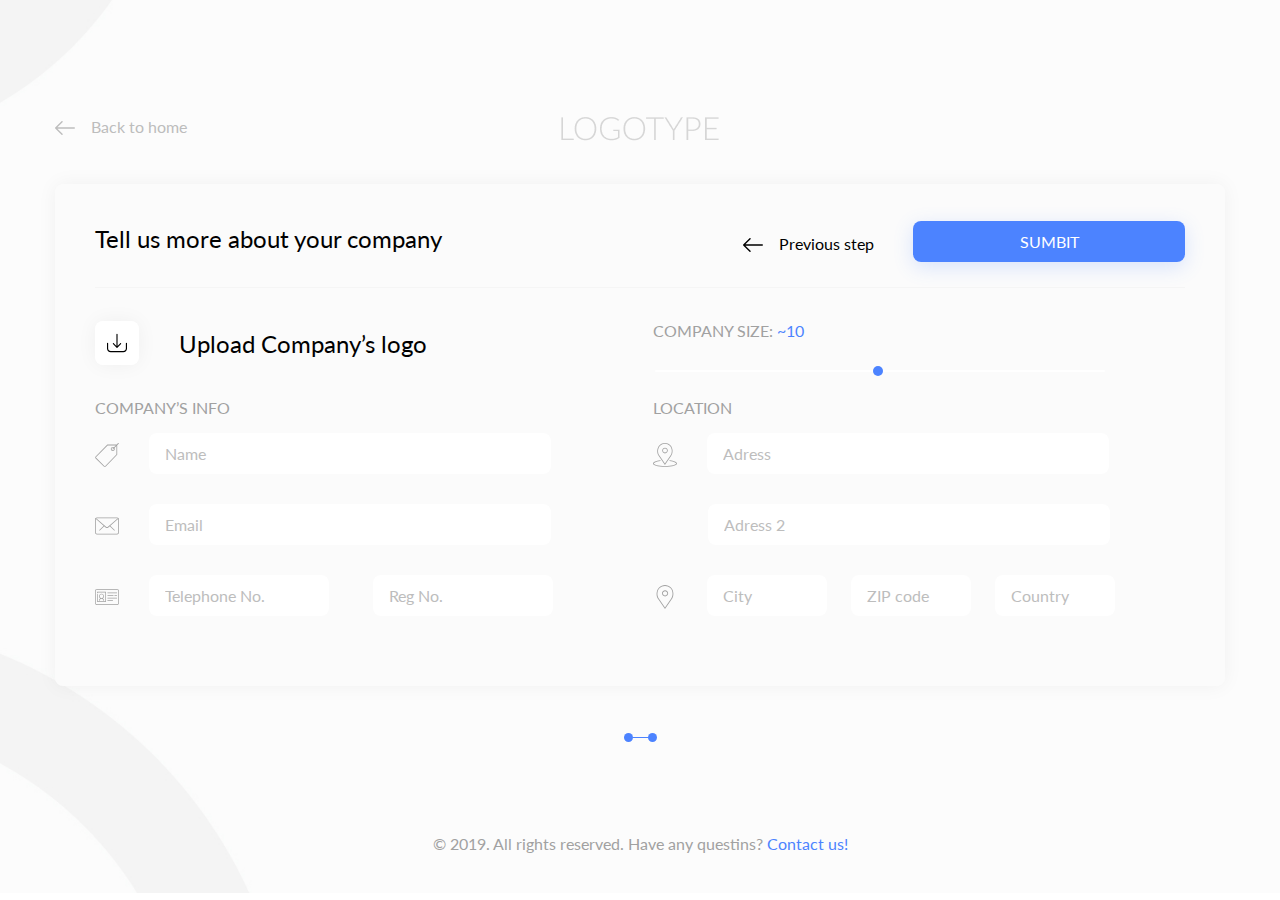
<file: 1-company-profile-form/company-profile-form-2.html>
<!DOCTYPE html>
<html>
<head>

	<meta charset="utf-8">
    <meta name="viewport" content="width=1920, initial-scale=1">

	<title>Procurement-Platform</title>

	<link href="https://fonts.googleapis.com/css?family=Lato:300,400,700&display=swap" rel="stylesheet">
	<link rel="stylesheet" type="text/css" href="../main.css">

</head>
<!--/head-->

<body class="login">
	<div class="container">
		<div class="headig">
			<div class="left"><a href="/index/">Back to home</a></div>
			<img src="../img/logo.png" alt="/">			
		</div>

		<div class="form">
			<div id="formCont"><h2>Tell us more about your company</h2></div>
			<div id="formRow">
				<div class="left prev-step"><a href="#">Previous step</a></div>
				<div class="btn"><a href="#">Sumbit</a></div>
			</div>
			<div id="formHr"><hr/></div>
			<!--/headline-->

			<div class="inputs" id="formOne">
			<img src="../img/avatar.svg" alt="avatar" class="ava">
			<h4>Upload Company’s logo</h4>


			<h3>Company’s info</h3>
			<input type="text" size="40" placeholder="Name" id="name">
			<label class="icon name" for="name">
			<svg width="24" height="24" viewBox="0 0 24 24" fill="none" xmlns="http://www.w3.org/2000/svg">
			<g clip-path="url(#clip0)">
			<path d="M23.6832 0.117182C23.5268 -0.0392234 23.274 -0.0392234 23.1175 0.117182L21.6347 1.60003H12.3212L0.612799 13.4048C0.34639 13.6712 0.199585 14.026 0.199585 14.4029C0.199585 14.7797 0.34639 15.1345 0.612799 15.4009L8.79947 23.5876C9.07428 23.8624 9.43469 24 9.7959 24C10.1587 24 10.5215 23.8612 10.7995 23.5836L22.2003 11.8748V2.16565L23.6832 0.682801C23.8396 0.526395 23.8396 0.273587 23.6832 0.117182ZM21.4003 11.55L10.2299 23.0219C9.99151 23.2604 9.6035 23.2604 9.36509 23.0219L1.17842 14.8353C0.94001 14.5969 0.94001 14.2089 1.17962 13.9692L12.6548 2.40006H20.8347L18.9014 4.33332C18.585 4.12372 18.207 4.00011 17.8002 4.00011C16.6973 4.00011 15.8001 4.89734 15.8001 6.00018C15.8001 7.10301 16.6973 8.00024 17.8002 8.00024C18.903 8.00024 19.8002 7.10301 19.8002 6.00018C19.8002 5.59336 19.6766 5.21535 19.467 4.89894L21.4003 2.96568V11.55ZM19.0002 6.00018C19.0002 6.6618 18.4618 7.20022 17.8002 7.20022C17.1385 7.20022 16.6001 6.6618 16.6001 6.00018C16.6001 5.33856 17.1385 4.80014 17.8002 4.80014C17.985 4.80014 18.1578 4.84574 18.3142 4.92054L17.5174 5.71737C17.361 5.87377 17.361 6.12658 17.5174 6.28299C17.5954 6.36099 17.6978 6.40019 17.8002 6.40019C17.9026 6.40019 18.005 6.36099 18.083 6.28299L18.8798 5.48616C18.955 5.64257 19.0002 5.81537 19.0002 6.00018Z" fill="#A1A1A1"/>
			</g>
			<defs>
			<clipPath id="clip0">
			<rect width="24" height="24" fill="white"/>
			</clipPath>
			</defs>
			</svg>

			</label>
			<br>
			<input type="text" size="40" placeholder="Email" id="email">
			<label class="icon email" for="email">
			<svg width="24" height="24" viewBox="0 0 24 24" fill="none" xmlns="http://www.w3.org/2000/svg">
			<path d="M19.4317 16.6465C19.3365 16.6465 19.2413 16.6117 19.167 16.5413L14.714 12.3638C14.5585 12.2183 14.5507 11.973 14.697 11.8174C14.8433 11.6603 15.087 11.6534 15.2441 11.8004L19.6971 15.9779C19.8527 16.1234 19.8604 16.3687 19.7141 16.5243C19.6375 16.6055 19.5354 16.6465 19.4317 16.6465Z" fill="#A1A1A1"/>
			<path d="M4.56751 16.6468C4.46458 16.6468 4.36165 16.6057 4.28504 16.5245C4.13877 16.3689 4.14651 16.1236 4.30206 15.9781L8.75659 11.8006C8.91292 11.6551 9.15825 11.6613 9.30374 11.8177C9.45 11.9732 9.44226 12.2185 9.28671 12.364L4.83218 16.5415C4.75788 16.6119 4.6627 16.6468 4.56751 16.6468Z" fill="#A1A1A1"/>
			<path d="M22.0653 20.5307H1.93474C0.868309 20.5307 0 19.6631 0 18.5959V5.40336C0 4.33616 0.868309 3.46863 1.93474 3.46863H22.0653C23.1317 3.46863 24 4.33616 24 5.40336V18.5959C24 19.6631 23.1317 20.5307 22.0653 20.5307ZM1.93474 4.24252C1.29472 4.24252 0.773894 4.76335 0.773894 5.40336V18.5959C0.773894 19.2359 1.29472 19.7568 1.93474 19.7568H22.0653C22.7053 19.7568 23.2261 19.2359 23.2261 18.5959V5.40336C23.2261 4.76335 22.7053 4.24252 22.0653 4.24252H1.93474Z" fill="#A1A1A1"/>
			<path d="M12 13.944C11.4854 13.944 10.9708 13.773 10.5792 13.4317L0.642374 4.7633C0.481404 4.62323 0.464378 4.37867 0.604453 4.21693C0.746075 4.05596 0.989852 4.04126 1.15082 4.17978L11.0876 12.8474C11.5821 13.2785 12.4179 13.2785 12.9117 12.8474L22.8361 4.19371C22.9963 4.05364 23.2401 4.06912 23.3825 4.23086C23.5226 4.3926 23.5063 4.63638 23.3453 4.77723L13.4209 13.4309C13.0285 13.773 12.5147 13.944 12 13.944Z" fill="#A1A1A1"/>
			</svg>

			</label>
			<br>
			<input type="text" size="40" placeholder="Telephone No." id="phone" style="width: 148px; margin-right: 40px;"> <input type="text" size="40" placeholder="Reg No." id="phone" style="width: 148px;">
			<label class="icon phone" for="phone">
			<svg width="24" height="24" viewBox="0 0 24 24" fill="none" xmlns="http://www.w3.org/2000/svg">
			<g clip-path="url(#clip0)">
			<path d="M21.9256 3.9375H2.07422C0.930542 3.9375 0 4.86804 0 6.0119V17.974C0 19.1179 0.930542 20.0484 2.07422 20.0484H21.9256C23.0695 20.0484 24 19.1179 24 17.974V6.0119C24 4.86804 23.0695 3.9375 21.9256 3.9375V3.9375ZM23.2872 17.974C23.2872 18.7247 22.6763 19.3356 21.9256 19.3356H2.07422C1.32367 19.3356 0.71283 18.7247 0.71283 17.974V6.0119C0.71283 5.26117 1.32367 4.65033 2.07422 4.65033H21.9256C22.6763 4.65033 23.2872 5.26117 23.2872 6.0119V17.974Z" fill="#A1A1A1"/>
			<path d="M10.6694 6.78906H2.40015C2.20331 6.78906 2.04364 6.94855 2.04364 7.14557V8.00085C2.04364 8.19769 2.20331 8.35718 2.40015 8.35718C2.59698 8.35718 2.75665 8.19769 2.75665 8.00085V7.50189H10.313V16.199H2.75665V9.4267C2.75665 9.22986 2.59698 9.07019 2.40015 9.07019C2.20331 9.07019 2.04364 9.22986 2.04364 9.4267V16.5554C2.04364 16.7522 2.20331 16.9119 2.40015 16.9119H10.6694C10.8662 16.9119 11.0259 16.7522 11.0259 16.5554V7.14557C11.0259 6.94855 10.8662 6.78906 10.6694 6.78906Z" fill="#A1A1A1"/>
			<path d="M21.6953 7.61548H12.7606C12.5638 7.61548 12.4041 7.77515 12.4041 7.97198C12.4041 8.16882 12.5638 8.32831 12.7606 8.32831H21.6953C21.8921 8.32831 22.0516 8.16882 22.0516 7.97198C22.0516 7.77515 21.8921 7.61548 21.6953 7.61548Z" fill="#A1A1A1"/>
			<path d="M21.6952 10.2012H19.6992C19.5023 10.2012 19.3429 10.3607 19.3429 10.5575C19.3429 10.7543 19.5023 10.914 19.6992 10.914H21.6952C21.8921 10.914 22.0515 10.7543 22.0515 10.5575C22.0515 10.3607 21.8921 10.2012 21.6952 10.2012Z" fill="#A1A1A1"/>
			<path d="M12.7606 10.914H18.2734C18.4702 10.914 18.6299 10.7543 18.6299 10.5575C18.6299 10.3607 18.4702 10.2012 18.2734 10.2012H12.7606C12.5638 10.2012 12.4041 10.3607 12.4041 10.5575C12.4041 10.7543 12.5638 10.914 12.7606 10.914Z" fill="#A1A1A1"/>
			<path d="M21.6953 12.7869H12.7606C12.5638 12.7869 12.4041 12.9464 12.4041 13.1432C12.4041 13.34 12.5638 13.4997 12.7606 13.4997H21.6953C21.8921 13.4997 22.0516 13.34 22.0516 13.1432C22.0516 12.9464 21.8921 12.7869 21.6953 12.7869Z" fill="#A1A1A1"/>
			<path d="M17.6082 15.3724H12.7606C12.5638 15.3724 12.4041 15.5319 12.4041 15.7288C12.4041 15.9256 12.5638 16.0853 12.7606 16.0853H17.6082C17.805 16.0853 17.9645 15.9256 17.9645 15.7288C17.9645 15.5319 17.805 15.3724 17.6082 15.3724Z" fill="#A1A1A1"/>
			<path d="M4.03967 15.4147C4.03967 15.6115 4.19934 15.771 4.39618 15.771C4.59302 15.771 4.75269 15.6115 4.75269 15.4147C4.75269 14.4319 5.55212 13.6325 6.53485 13.6325C7.51758 13.6325 8.31702 14.4319 8.31702 15.4147C8.31702 15.6115 8.4765 15.771 8.67334 15.771C8.87018 15.771 9.02985 15.6115 9.02985 15.4147C9.02985 14.5079 8.5437 13.7129 7.81842 13.276C8.5437 12.8391 9.02985 12.0441 9.02985 11.1373C9.02985 9.76166 7.91052 8.64233 6.53485 8.64233C5.159 8.64233 4.03967 9.76166 4.03967 11.1373C4.03967 12.0441 4.526 12.8391 5.25128 13.276C4.526 13.7129 4.03967 14.5079 4.03967 15.4147ZM4.75269 11.1373C4.75269 10.1546 5.55212 9.35516 6.53485 9.35516C7.51758 9.35516 8.31702 10.1546 8.31702 11.1373C8.31702 12.1201 7.51758 12.9195 6.53485 12.9195C5.55212 12.9195 4.75269 12.1201 4.75269 11.1373Z" fill="#A1A1A1"/>
			</g>
			<defs>
			<clipPath id="clip0">
				<rect width="24" height="24" fill="white"/>
			</clipPath>
			</defs>
			</svg>

			</label>
			</div>
			<!--/#formOne-->


			<div class="inputs" id="formTwo">
			<h3 style="margin-top: 0;">Company size: <b>~10</b></h3>
			<div class="slidecontainer">
  				<input type="range" min="1" max="100" value="50" class="slider" id="myRange" style="margin-bottom: 10px;">
			</div>

			<h3>Location</h3>	
			<input type="text" size="40" placeholder="Adress" id="adress">
			<label class="icon adress" for="adress">
			<svg width="24" height="24" viewBox="0 0 24 24" fill="none" xmlns="http://www.w3.org/2000/svg">
			<path d="M12 10.4C13.544 10.4 14.8 9.14365 14.8 7.60005C14.8 6.05645 13.544 4.80005 12 4.80005C10.456 4.80005 9.20001 6.05645 9.20001 7.60005C9.20001 9.14365 10.456 10.4 12 10.4ZM12 5.60005C13.1028 5.60005 14 6.49725 14 7.60005C14 8.70285 13.1028 9.60005 12 9.60005C10.8972 9.60005 10 8.70285 10 7.60005C10 6.49725 10.8972 5.60005 12 5.60005Z" fill="#A1A1A1"/>
			<path d="M11.9292 21.9028L18.0656 13.04C20.3672 9.9716 20.0344 4.928 17.3532 2.2472C15.9044 0.798 13.978 0 11.9292 0C9.88038 0 7.95398 0.798 6.50518 2.2468C3.82398 4.9276 3.49118 9.9712 5.78358 13.0276L11.9292 21.9028ZM7.07078 2.8124C8.36878 1.5148 10.094 0.8 11.9292 0.8C13.7644 0.8 15.4896 1.5148 16.7876 2.8124C19.2076 5.232 19.5056 9.7872 17.4168 12.572L11.9292 20.4972L6.43278 12.56C4.35278 9.7872 4.65118 5.232 7.07078 2.8124Z" fill="#A1A1A1"/>
			<path d="M16.8468 17.2028C16.6268 17.176 16.4284 17.3336 16.4028 17.5532C16.3772 17.7728 16.534 17.9716 16.7532 17.9972C20.9596 18.4924 23.2 19.8268 23.2 20.6C23.2 21.6856 18.9392 23.2 12 23.2C5.0608 23.2 0.8 21.6856 0.8 20.6C0.8 19.8268 3.0404 18.4924 7.2468 17.9972C7.466 17.9716 7.6228 17.7724 7.5972 17.5532C7.5712 17.3336 7.3728 17.1752 7.1532 17.2028C2.9416 17.6988 0 19.0956 0 20.6C0 22.2896 4.122 24 12 24C19.878 24 24 22.2896 24 20.6C24 19.0956 21.0584 17.6988 16.8468 17.2028Z" fill="#A1A1A1"/>
			</svg>

			</label>
			<br>
			<input type="text" size="40" placeholder="Adress 2" id="adress" style="margin-left: 25px;">
			<label class="icon adress" for="adress">
			</label>
			<br>
			<input type="text" size="40" placeholder="City" id="category" style="width: 88px; margin-right: 20px;"> <input type="text" size="40" placeholder="ZIP code" id="category" style="width: 88px; margin-right: 20px;"> <input type="text" size="40" placeholder="Country" id="category" style="width: 88px;">
			<label class="icon category" for="category">
			<svg width="24" height="24" viewBox="0 0 24 24" fill="none" xmlns="http://www.w3.org/2000/svg">
			<path d="M12.0782 5.25964C10.3868 5.25964 9.01007 6.63634 9.01007 8.32774C9.01007 10.0191 10.3868 11.3958 12.0782 11.3958C13.7696 11.3958 15.1463 10.0191 15.1463 8.32774C15.1463 6.63634 13.7696 5.25964 12.0782 5.25964ZM12.0782 10.5192C10.8698 10.5192 9.88667 9.53614 9.88667 8.32774C9.88667 7.11935 10.8698 6.13624 12.0782 6.13624C13.2866 6.13624 14.2697 7.11935 14.2697 8.32774C14.2697 9.53614 13.2866 10.5192 12.0782 10.5192Z" fill="#A1A1A1"/>
			<path d="M17.944 2.46193C16.3565 0.874409 14.2456 0 12.0006 0C9.75522 0 7.6448 0.874409 6.05728 2.46193C3.11936 5.39942 2.75425 10.9264 5.26659 14.275L12.0006 24L18.7246 14.2886C21.247 10.9264 20.8819 5.39942 17.944 2.46193ZM18.0137 13.7762L12.0006 22.4598L5.97795 13.7626C3.69923 10.7243 4.02576 5.73297 6.67748 3.08169C8.09932 1.65984 9.98971 0.8766 12.0006 0.8766C14.0116 0.8766 15.9019 1.65984 17.3242 3.08169C19.9759 5.73297 20.3025 10.7243 18.0137 13.7762Z" fill="#A1A1A1"/>
			</svg>

			</label>
			</div>
			<!--/#formTwo-->

		</div>
		<!--/form-->

		<div class="steps">
			<svg width="33" height="9" viewBox="0 0 33 9" fill="none" xmlns="http://www.w3.org/2000/svg">
			<rect width="9" height="9" rx="4.5" fill="#4C83FF"/>
			<rect x="24" width="9" height="9" rx="4.5" fill="#4C83FF"/>
			<rect x="9" y="4" width="15" height="1" fill="#4C83FF"/>
			</svg>
		</div>
		<!--/steps-->

	</div>
	<!--/container-->
</body>
<!--/body-->

<div class="copywrite">© 2019. All rights reserved. Have any questins? <a href="#">Contact us!</a></div>
<!--/copywrite-->

</html>
</file>
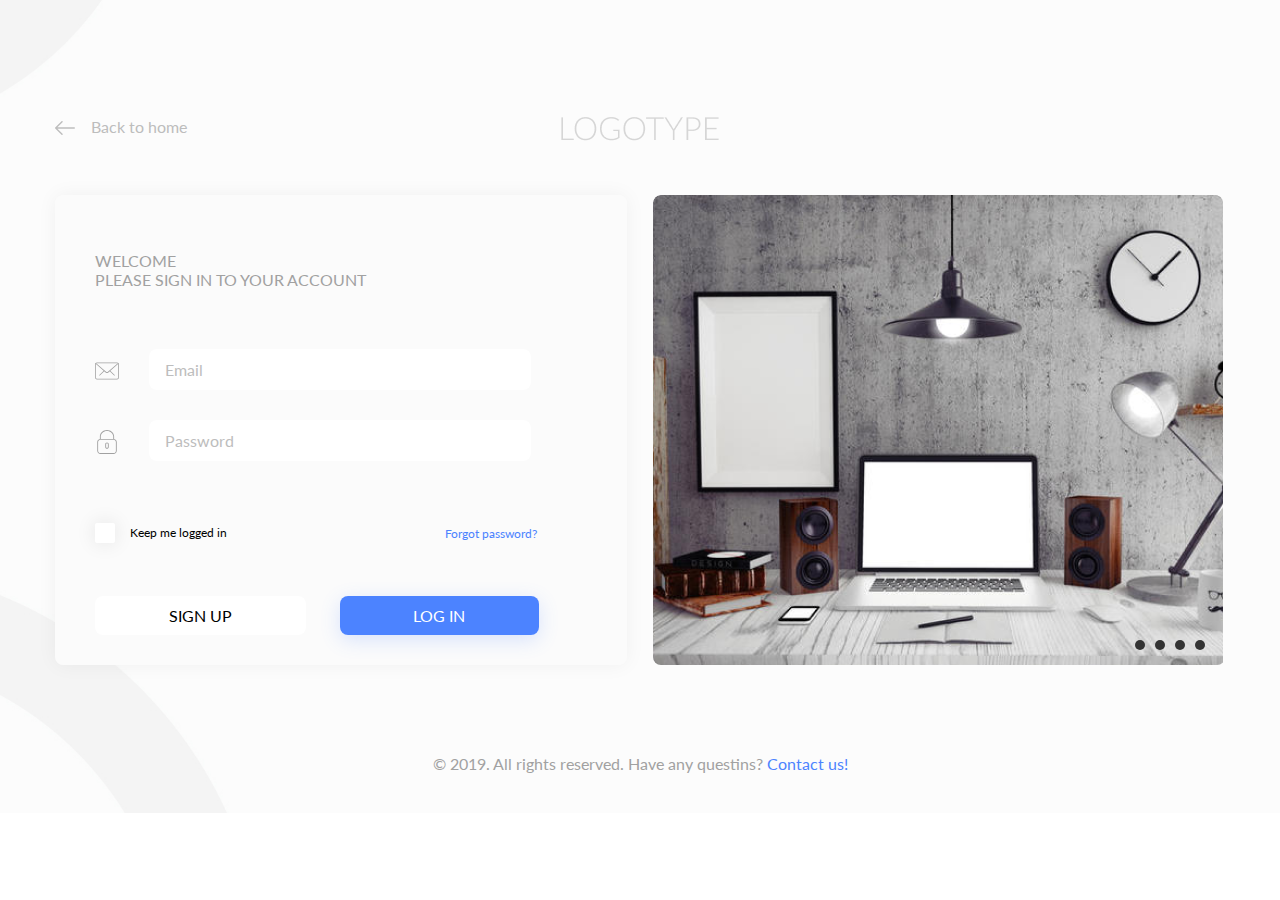
<file: 1-company-profile-form/log-in.html>
<!DOCTYPE html>
<html>
<head>

	<meta charset="utf-8">
    <meta name="viewport" content="width=1920, initial-scale=1">

	<title>Procurement-Platform</title>

	<link href="https://fonts.googleapis.com/css?family=Lato:300,400,700&display=swap" rel="stylesheet">
	<link rel="stylesheet" type="text/css" href="../main.css">

</head>
<!--/head-->

<body class="login">
	<div class="container">
		<div class="headig">
			<div class="left"><a href="/index/">Back to home</a></div>
			<img src="../img/logo.png" alt="/">			
		</div>

		<div class="log">

			<div class="inputs f-login" id="formOne">
			<h3 style="margin-bottom: 60px;">Welcome<br>Please SIGN in to your account</h3>
			<input type="text" size="40" placeholder="Email" id="category">
			<label class="icon category" for="category">
			<svg width="24" height="24" viewBox="0 0 24 24" fill="none" xmlns="http://www.w3.org/2000/svg">
			<path d="M19.4317 16.6465C19.3365 16.6465 19.2413 16.6117 19.167 16.5413L14.714 12.3638C14.5585 12.2183 14.5507 11.973 14.697 11.8174C14.8433 11.6603 15.087 11.6534 15.2441 11.8004L19.6971 15.9779C19.8527 16.1234 19.8604 16.3687 19.7141 16.5243C19.6375 16.6055 19.5354 16.6465 19.4317 16.6465Z" fill="#A1A1A1"/>
			<path d="M4.56751 16.6468C4.46458 16.6468 4.36165 16.6057 4.28504 16.5245C4.13877 16.3689 4.14651 16.1236 4.30206 15.9781L8.75659 11.8006C8.91292 11.6551 9.15825 11.6613 9.30374 11.8177C9.45 11.9732 9.44226 12.2185 9.28671 12.364L4.83218 16.5415C4.75788 16.6119 4.6627 16.6468 4.56751 16.6468Z" fill="#A1A1A1"/>
			<path d="M22.0653 20.5307H1.93474C0.868309 20.5307 0 19.6631 0 18.5959V5.40336C0 4.33616 0.868309 3.46863 1.93474 3.46863H22.0653C23.1317 3.46863 24 4.33616 24 5.40336V18.5959C24 19.6631 23.1317 20.5307 22.0653 20.5307ZM1.93474 4.24252C1.29472 4.24252 0.773894 4.76335 0.773894 5.40336V18.5959C0.773894 19.2359 1.29472 19.7568 1.93474 19.7568H22.0653C22.7053 19.7568 23.2261 19.2359 23.2261 18.5959V5.40336C23.2261 4.76335 22.7053 4.24252 22.0653 4.24252H1.93474Z" fill="#A1A1A1"/>
			<path d="M12 13.944C11.4854 13.944 10.9708 13.773 10.5792 13.4317L0.642374 4.7633C0.481404 4.62323 0.464378 4.37867 0.604453 4.21693C0.746075 4.05596 0.989852 4.04126 1.15082 4.17978L11.0876 12.8474C11.5821 13.2785 12.4179 13.2785 12.9117 12.8474L22.8361 4.19371C22.9963 4.05364 23.2401 4.06912 23.3825 4.23086C23.5226 4.3926 23.5063 4.63638 23.3453 4.77723L13.4209 13.4309C13.0285 13.773 12.5147 13.944 12 13.944Z" fill="#A1A1A1"/>
			</svg>
			</label>
			<br>
			<input type="text" size="40" placeholder="Password" id="pass" style="margin-bottom: 60px;">
			<label class="icon pass" for="pass">
			<svg width="24" height="24" viewBox="0 0 24 24" fill="none" xmlns="http://www.w3.org/2000/svg">
			<path d="M19.1111 8.93911V6.44444C19.1111 2.89111 15.9209 0 12 0C8.07912 0 4.8889 2.89111 4.8889 6.44444V8.93911C3.37734 9.19956 2.22223 10.5169 2.22223 12.1022V20.7876C2.22223 22.5587 3.66356 24 5.43512 24H18.5649C20.3365 24 21.7778 22.5587 21.7778 20.7871V12.1018C21.7778 10.5169 20.6227 9.19956 19.1111 8.93911ZM5.77778 6.44444C5.77778 3.38089 8.5689 0.888889 12 0.888889C15.4311 0.888889 18.2222 3.38089 18.2222 6.44444V8.88889H5.77778V6.44444ZM20.8889 20.7871C20.8889 22.0684 19.8462 23.1111 18.5649 23.1111H5.43512C4.15378 23.1111 3.11112 22.0684 3.11112 20.7871V12.1018C3.11112 10.8204 4.15378 9.77778 5.43512 9.77778H18.5649C19.8462 9.77778 20.8889 10.8204 20.8889 12.1018V20.7871Z" fill="#A1A1A1"/>
			<path d="M12 12.4443C11.0196 12.4443 10.2222 13.2417 10.2222 14.2221V16.8888C10.2222 17.8692 11.0196 18.6666 12 18.6666C12.9805 18.6666 13.7778 17.8692 13.7778 16.8888V14.2221C13.7778 13.2417 12.9805 12.4443 12 12.4443ZM12.8889 16.8888C12.8889 17.379 12.4902 17.7777 12 17.7777C11.5098 17.7777 11.1111 17.379 11.1111 16.8888V14.2221C11.1111 13.7319 11.5098 13.3332 12 13.3332C12.4902 13.3332 12.8889 13.7319 12.8889 14.2221V16.8888Z" fill="#A1A1A1"/>
			</svg>
			</label>

				<div class="f-check">
						<label for="r4"><input type="checkbox" hidden id="r4" name="r4"><span></span><font>Keep me logged in</font></label>
				</div>
				<a href="#" class="forgot">Forgot password?</a>
                <br>
                <div class="btns_log">
                <a href="#" class="btn_signup">Sign up</a>
                <a href="#" class="btn_login">Log in</a>
                </div>

			</div>
			<!--/#formOne-->


			<div class="inputs f-slider" id="formTwo">
				
				<div id="slider">
					<div id="image-1">
						<a href="#"><img src="../img/1.png" alt="" /></a>
						<a class="slider-nav" href="#image-1"></a>
					</div>
					<div id="image-2">
						<a href="#"><img src="../img/2.png" alt="" /></a>
						<a class="slider-nav" href="#image-2"></a>
					</div>
					<div id="image-3">
						<a href="#"><img src="../img/3.png" alt="" /></a>
						<a class="slider-nav" href="#image-3"></a>
					</div>
					<div id="image-4">
						<a href="#"><img src="../img/4.png" alt="" /></a>
						<a class="slider-nav" href="#image-4"></a>
					</div>	
				</div>

			</div>
			<!--/#formTwo-->

		</div>
		<!--/form log-->

	</div>
	<!--/container-->

	<script src="../dropdown.js" type="text/javascript"></script>

</body>
<!--/body-->

<div class="copywrite">© 2019. All rights reserved. Have any questins? <a href="#">Contact us!</a></div>
<!--/copywrite-->



































</html>
</file>
<file: main.css>
/*
Designed by fr0st2o11 & HolyTea.

https://dribbble.com/fr0st2o11
https://dribbble.com/holyTea
*/

body {
	font-family: 'Lato', sans-serif;
}


/*
*
* 1. Company profile form
*
*/
.login {
	background: url('img/bg.jpg') no-repeat;
	background-size: cover;
	color: black;
	font-weight: 400;
}
.login .headig {
	text-align: center;
	margin-top: 10%;
}

.container {
	max-width: 1170px;
	margin: 0 auto;
}


.left {
	float: left;
	position: absolute;
}
.left a {
	color: #BDBDBD;
	font-size: 16px;
	font-weight: 400;
	text-decoration: none;
	margin-left: 36px;
}
.left a::before {
  content: url('img/left-arrow.svg');
  position: absolute;
  margin-left: -36px;
  margin-top: 1px;
}

.left a:hover {color: #4C83FF;}


/* --- Form --- */
.form {
	background: #FBFBFB;
	box-shadow: 0px 0px 20px rgba(0, 0, 0, 0.05);
	border-radius: 8px;
	padding: 40px;
	margin-top: 40px;
	
	display: grid;
	grid-template-columns: 1fr 1fr;
	grid-template-columns: 1fr 1fr;
	grid-gap: 2vw;
	grid-template-areas:
	"cont row"
	"hr hr"
	"one two";
}
#formCont {grid-area: cont;}
#formRow {grid-area: row;}
#formHr {grid-area: hr;}
#formOne {grid-area: one;}
#formTwo {grid-area: two;}


.form h2 {
	font-weight: 400;
	font-size: 24px;
	float: left;
	margin: 0;
}
.form .btn {text-align: right; padding-top: 1.5%;}
.form .btn a {
	background: #4C83FF;
	box-shadow: 0px 5px 20px rgba(76, 131, 255, 0.2);
	border-radius: 8px;
	padding: 2% 20%;
	text-transform: uppercase;
	color: white;
	text-align: center;
	text-decoration: none;
	font-size: 16px;
	max-width: 260px;
	justify-content: flex-end;
}
.form .btn a:hover {
	background: #5589ff;
	box-shadow: 0px 5px 20px rgba(76, 131, 255, 0.3);
}
.form hr {
	border: none;
    color: #F5F5F5;
    background-color: #F5F5F5;
    height: 1px;
}

.inputs input {
	background: #FFFFFF;
	border-radius: 8px;
	color: #000;
    border: none;
    font-size: 16px;
    font-family: 'Lato', sans-serif;
    font-weight: 400;
    padding: 11px 16px;
    margin-bottom: 30px;
    outline:none;
    width: 370px;
}
.inputs h3 {
	font-size: 16px;
	font-weight: 400;
	text-transform: uppercase;
	color: #A1A1A1;
}

@media screen and (-ms-high-contrast: active), (-ms-high-contrast: none) {
	.inputs input {max-width: 340px;}
}

    ::-webkit-input-placeholder {
              color: #BDBDBD;
            }
    ::-moz-placeholder {
              color: #BDBDBD;
            }
    :-ms-input-placeholder {
              color: #BDBDBD;
            }
     :-moz-placeholder {
              color: #BDBDBD;
            }

.inputs input:focus {
	color: black;
	box-shadow: 0px 0px 20px rgba(0, 159, 193, 0.1);
}

.icon {
	float: left;
	margin-top: 10px;
    margin-right: 30px;
}

.inputs #category:focus ~ .category svg path,
.category:active svg path{
    fill: #4C83FF;
}
.inputs #pass:focus ~ .pass svg path,
.pass:active svg path{
    fill: #4C83FF;
}
.inputs #name:focus ~ .name svg path,
.name:active svg path{
    fill: #4C83FF;
}
.inputs #email:focus ~ .email svg path,
.email:active svg path{
    fill: #4C83FF;
}
.inputs #phone:focus ~ .phone svg path,
.phone:active svg path{
    fill: #4C83FF;
}
.inputs #adress:focus ~ .adress svg path,
.adress:active svg path{
    fill: #4C83FF;
}
}

.tags {
	max-width: 400px;
	margin-top: -3%;
    margin-left: 10%;
}
.tags a {
	color: #C4C4C4;
	font-size: 12px;
	line-height: 14px;
	font-weight: 400;
	text-decoration: none;
	margin-left: 36px;
	margin-right: 5%;
}
.tags a::before {
  content: url('img/price-tag.svg');
  position: absolute;
  margin-left: -36px;
  margin-top: 1px;
}

.tags a:hover {color: #4C83FF;}



#formTwo b {color: #4C83FF; font-weight: 400;}
.f-check {
    margin-top: 2px;
    width: 230px;
    display: inline-grid;
    margin-bottom: 20px;
}
.f-check::last-child {margin-bottom: 0px;}
.f-check input {
	background: #FFFFFF;
	box-shadow: 0px 0px 20px rgba(0, 0, 0, 0.1);
	border-radius: 2px;
	border: none;
}
.f-check font {
	font-size: 12px;
	position: absolute;
    margin-top: 2px;
    margin-left: 15px;
    font-weight: 400;
}
.f-check input[type="checkbox"]+span {
	-webkit-appearance:none;
	width:20px;
	height:20px;
	background: #FFFFFF;
	box-shadow: 0px 0px 20px rgba(0, 0, 0, 0.1);
	border-radius: 2px;
	border: none;
	outline:none;
	box-sizing:border-box;
	display:inline-block;
}
.f-check input[type="checkbox"]:checked+span:before {
	content: "";
    display: block;
    width: 10px;
    background: #4C83FF;
    height: 10px;
    margin: 5px 5px;
    pointer-events: none;
    border-radius: 2px;
}

/* -------------------------------------------------------------*/
.switch {
  position: relative;
  display: inline-block;
  width: 60px;
  height: 34px;
}

.switch input {
  opacity: 0;
  width: 0;
  height: 0;
}

.switch .slider {
  position: absolute;
  cursor: pointer;
  top: 0;
  left: 0;
  right: 0;
  bottom: 0;
  background-color: #ccc;
  -webkit-transition: .4s;
  transition: .4s;
}

.switch .slider:before {
  position: absolute;
  content: "";
  height: 26px;
  width: 26px;
  left: 4px;
  bottom: 4px;
  background-color: white;
  -webkit-transition: .4s;
  transition: .4s;
}

.switch input:checked + .slider {
  background-color: #2196F3;
}

.switch input:focus + .slider {
  box-shadow: 0 0 1px #2196F3;
}

.switch input:checked + .slider:before {
  -webkit-transform: translateX(26px);
  -ms-transform: translateX(26px);
  transform: translateX(26px);
}

.switch .slider.round {
  border-radius: 34px;
}

.switch .slider.round:before {
  border-radius: 50%;
}
/* -------------------------------------------------------------*/

.steps {
	text-align: center;
	margin-top: 40px;
}

.copywrite {
	margin-top: 7%;
	margin-bottom: 40px;
	text-align: center;
	font-size: 16px;
	font-weight: 400;
	color: #A1A1A1;
}
.copywrite a {
	color: #4C83FF;
	font-weight: 400;
	text-decoration: none;
}
.copywrite a:hover {text-decoration: underline;}

/* -------------------------------------------------------------*/
.dropbtn {
	background: #FFFFFF;
    border-radius: 8px;
    color: #BDBDBD;
    border: none;
    font-size: 16px;
    font-family: 'Lato', sans-serif;
    font-weight: 400;
    padding: 11px 16px;
    margin-bottom: 30px;
    outline: none;
    width: 402px;
    text-align: left;
}

.dropbtn:hover, .dropbtn:focus {
	box-shadow: 0px 0px 20px rgba(0, 159, 193, 0.1);
}

.dropdown {
    position: relative;
    display: inline-block;
}

.dropdown img {
	float: right;
	margin-top: 5px;
}

.dropdown-content {
    margin-top: -30px;
    padding: 20px 0px 20px 20px;
    display: none;
    position: absolute;
    height: 200px;
    overflow-y: scroll;
    max-width: 402px;
    z-index: 1;
    background: #FFFFFF;
    box-shadow: 0px 0px 20px rgba(0, 159, 193, 0.1);
    border-top-left-radius: 0px;
    border-top-right-radius: 0px;
    border-bottom-right-radius: 8px;
    border-bottom-left-radius: 8px;
}

.dropdown-content a {
    color: black;
    padding: 12px 16px;
    text-decoration: none;
    display: block;
}

.dropdown-content a:hover {background-color: #ddd}

.show {display:block;}
/* -------------------------------------------------------------*/


.prev-step {
	margin-left: 90px;
    margin-top: 10px;
}
.prev-step a {color: black;}
.prev-step a::before {
  content: url('img/left-arrow-b.svg');
  position: absolute;
  margin-left: -36px;
  margin-top: 1px;
}

#formOne .ava {
	float: left;
	margin-right: 40px;
	box-shadow: 0px 0px 20px rgba(0, 0, 0, 0.05);
	cursor: pointer;
	border-radius: 8px;
}
#formOne h4 {
	font-size: 24px;
	font-weight: 400;
	margin: 0;
	margin-bottom: 40px;
	margin-top: 8px;
}

.slidecontainer {
    width: 100%;
}

.slidecontainer .slider {
    -webkit-appearance: none;
    appearance: none;
    width: 450px;
    height: 2px;
    outline: none;
    -webkit-transition: .2s;
    transition: opacity .2s;
    padding: 0;
}

.slidecontainer .slider:hover {
    opacity: 1;
}

.slidecontainer .slider::-webkit-slider-thumb {
    -webkit-appearance: none;
    appearance: none;
    width: 10px;
    height: 10px;
    background: #4C83FF;
    cursor: pointer;
    border-radius: 50px;
}

.slidecontainer .slider::-moz-range-thumb {
    width: 10px;
    height: 10px;
    background: #4C83FF;
    cursor: pointer;
    border-radius: 50px;
}

.log {
	background: inherit;
    box-shadow: none;
    border-radius: none;

    display: grid;
	grid-template-columns: 1fr 1fr;
	grid-template-columns: 1fr 1fr;
	grid-gap: 2vw;
	grid-template-areas:
	"cont row"
	"hr hr"
	"one two";
}
#formCont {grid-area: cont;}
#formRow {grid-area: row;}
#formHr {grid-area: hr;}
#formOne {grid-area: one;}
#formTwo {grid-area: two;}


.f-login {
	padding: 40px;
	background: #FBFBFB;
	box-shadow: 0px 0px 20px rgba(0, 0, 0, 0.05);
	border-radius: 8px;
}
.f-login input {
	max-width: 350px;
}
.f-login .forgot {
	font-size: 12px;
    float: right;
    text-decoration: none;
    margin-top: 5px;
    color: #4C83FF;
    margin-right: 50px;
}
.f-login .forgot:hover {
	text-decoration: underline;
}

.btns_log {
    text-align: left;
    margin-top: 40px;
}
.btn_signup {
    background: #FFFFFF;
    border-radius: 8px;
    padding: 2% 15%;
    color: black;
    text-transform: uppercase;
    text-decoration: none;
    max-width: 100px;
    margin-right: 30px;
}
.btn_signup:hover {
    box-shadow: 0px 0px 20px rgba(0, 0, 0, 0.05);
}
.btn_login {
    background: #4C83FF;
    box-shadow: 0px 5px 20px rgba(76, 131, 255, 0.2);
    border-radius: 8px;
    padding: 2% 15%;
    color: white;
    text-transform: uppercase;
    text-decoration: none;
    max-width: 100px;
}
.btn_login:hover {
    background: #5589ff;
	box-shadow: 0px 5px 20px rgba(76, 131, 255, 0.3);
}

#slider {
	margin: 0px auto;
	width: 100%;
	height: 100%;
	position: relative;
	overflow: hidden;
	border-radius: 8px;
	background: url('img/1.png') no-repeat;
}

#slider [id^='image']:target img {
	top: 0;  
	left: 0;
}

#slider [id^='image']:target a {
	background: #fff;
    border: 3px solid black;
	width: 5px;
	height: 5px;
}

#slider [id^="image"] img {
	position: absolute;
	top: -600px;
	border: 0;
	-moz-transition: top 0.5s ease-in;
	-ms-transition: top 0.5s ease-in;
	-webkit-transition: top 0.5s ease-in;
	-o-transition: top 0.5s ease-in;
}

.slider-nav {
	background: #333;
	width: 10px;
	z-index: 9999;
	height: 10px;
	border-radius: 32px;
	position: absolute;
	bottom: 15px;
}

#image-1 .slider-nav {
	right: 80px;
}
#image-2 .slider-nav {
	right: 60px;
}

#image-3 .slider-nav {
	right: 40px;
}

#image-4 .slider-nav {
	right: 20px;
}

.clearfix {
  width: 100%;
  height: 10px;
}

.loads {
  max-width: 400px;
  margin-top: -3%;
}
.loads a {
  color: #C4C4C4;
  font-size: 12px;
  line-height: 14px;
  font-weight: 400;
  text-decoration: none;
  margin-left: 36px;
  margin-right: 5%;
}
.loads a::before {
  content: url('img/paperclip.svg');
  position: absolute;
  margin-left: -36px;
  margin-top: 1px;
}

.loads a:hover {color: #4C83FF;}
</file>
